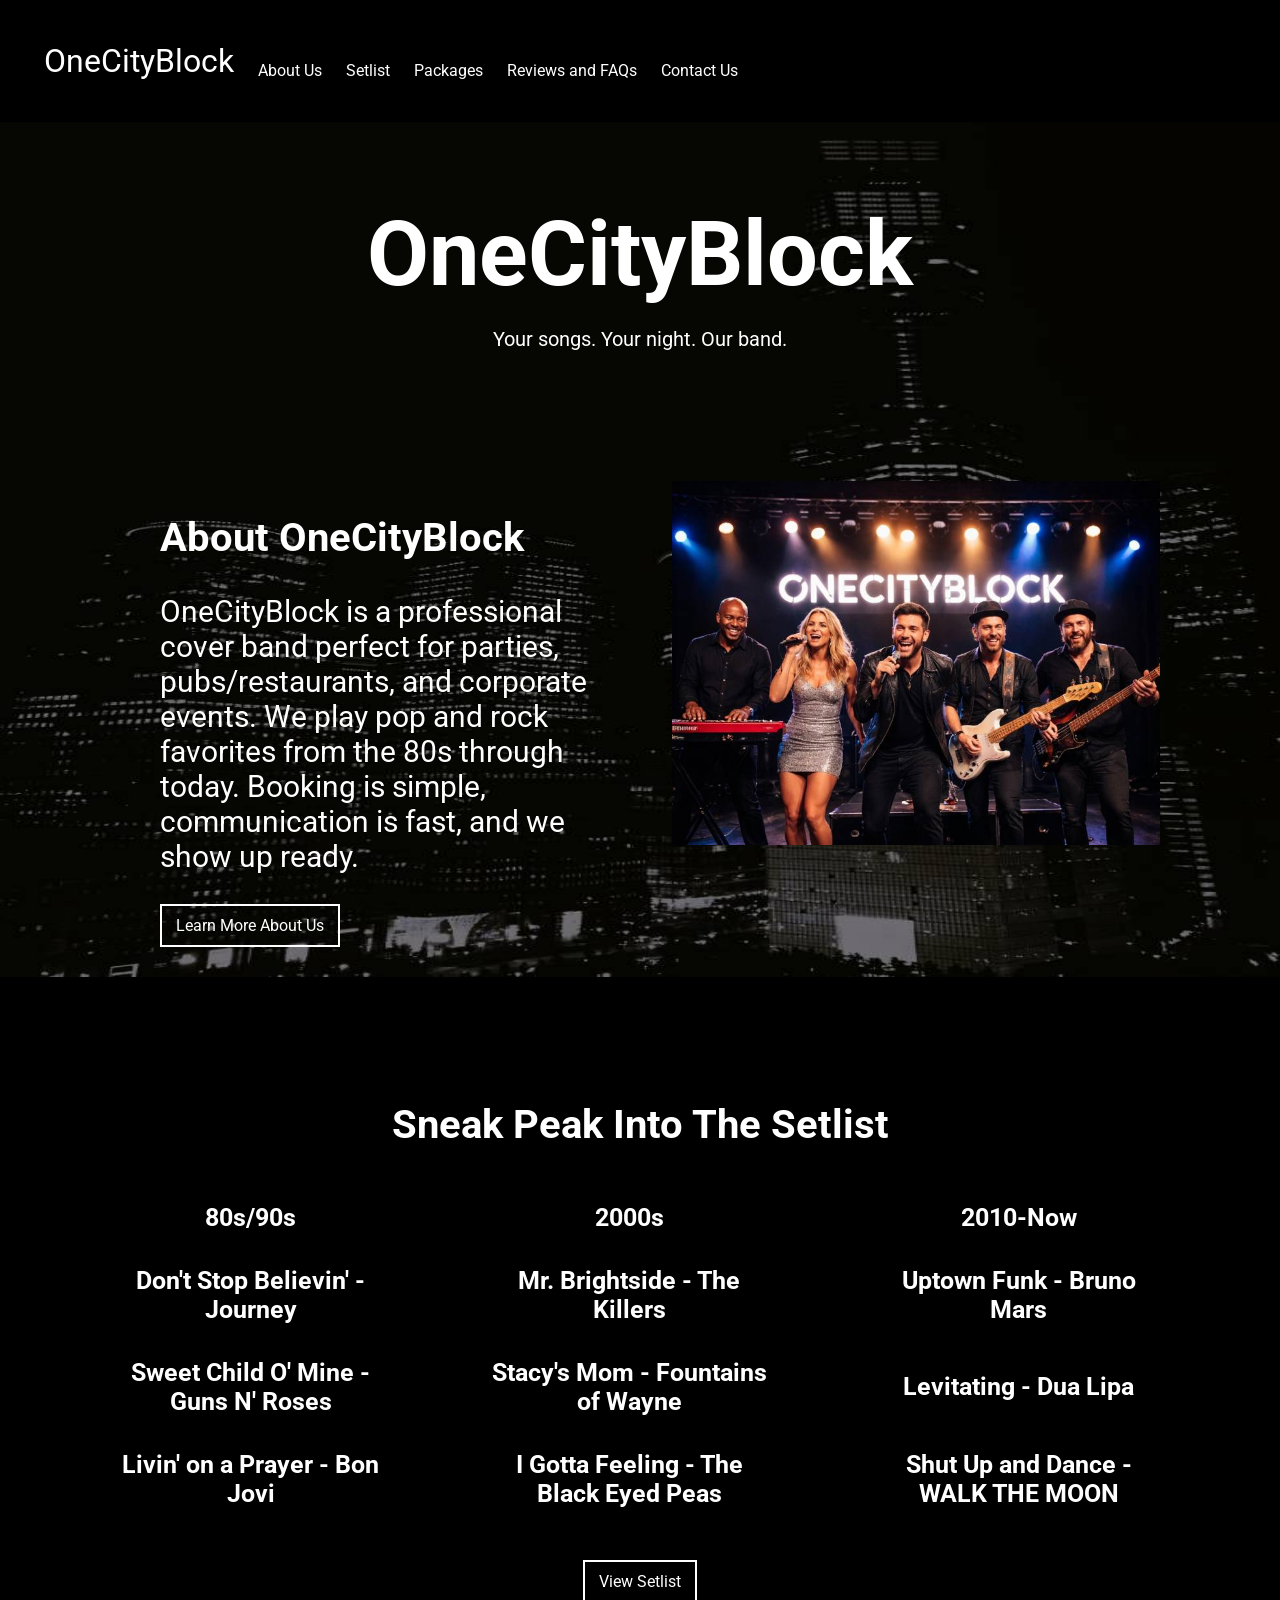
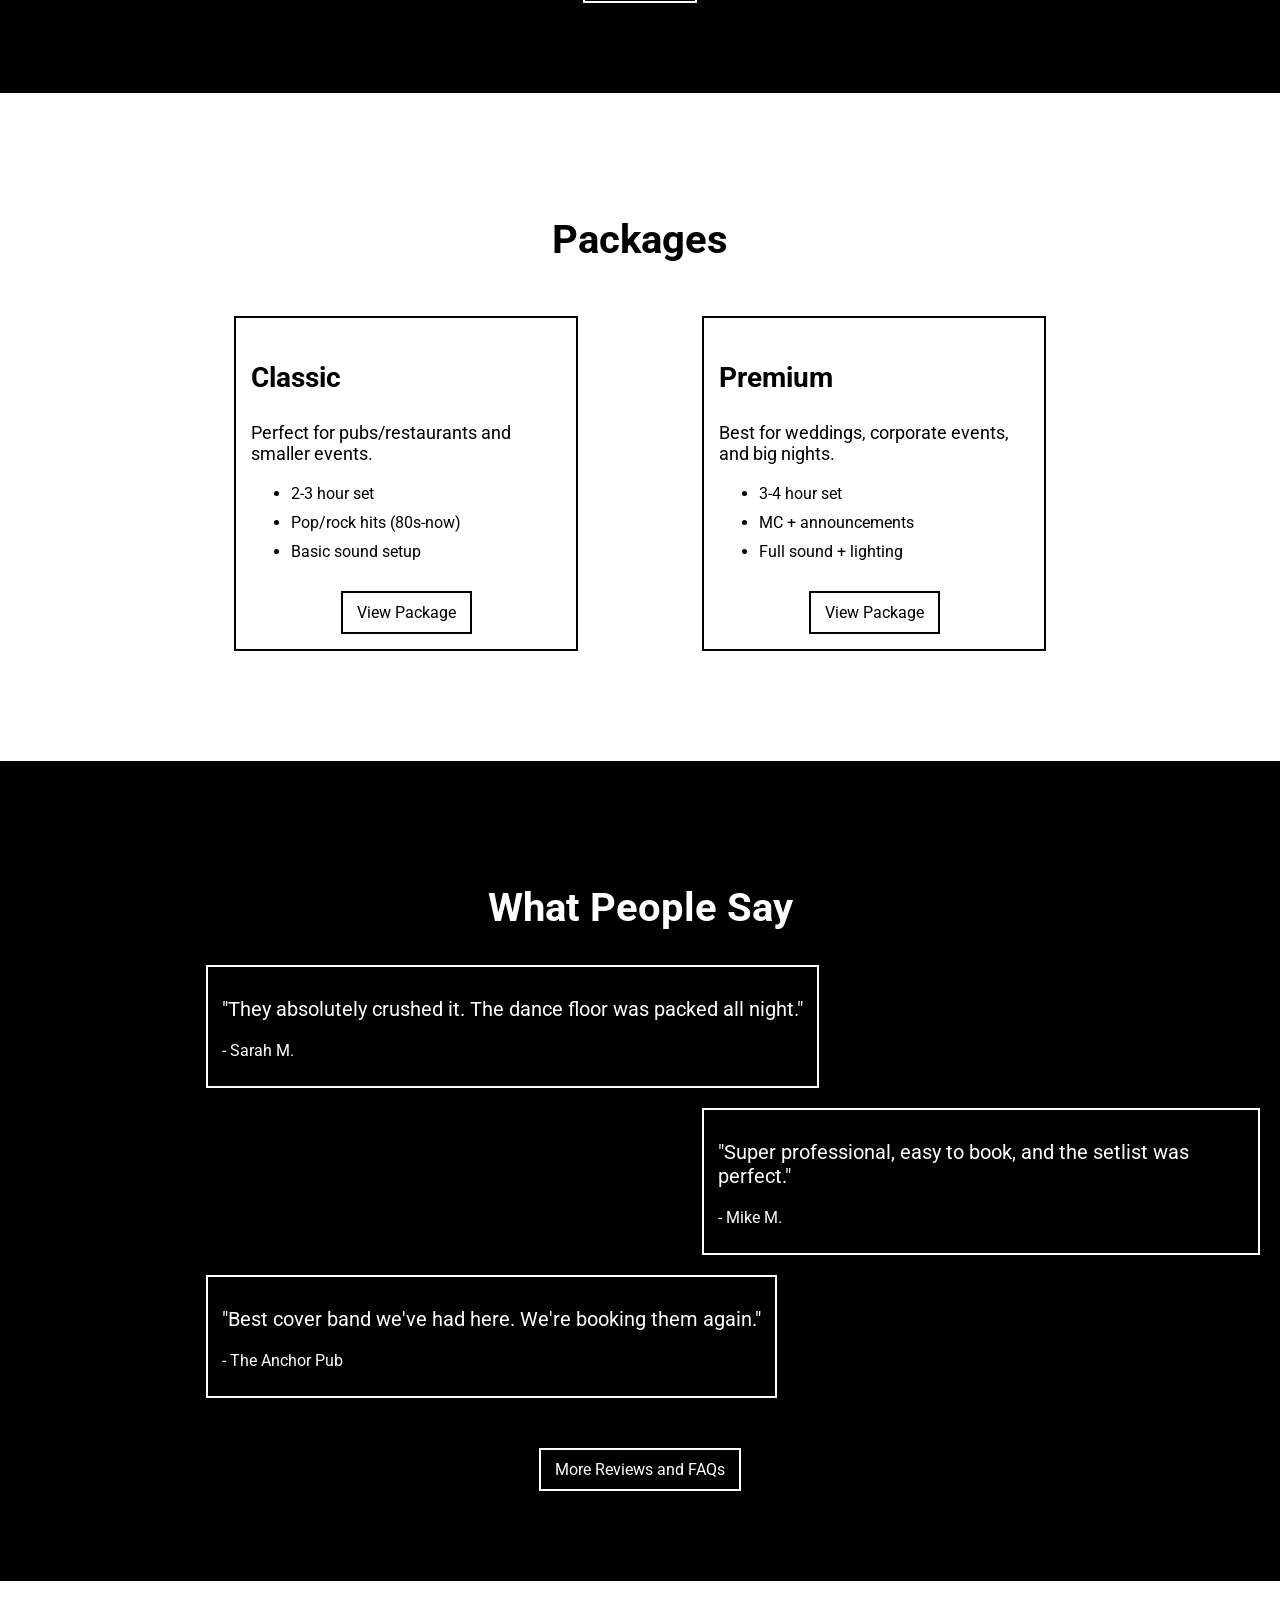
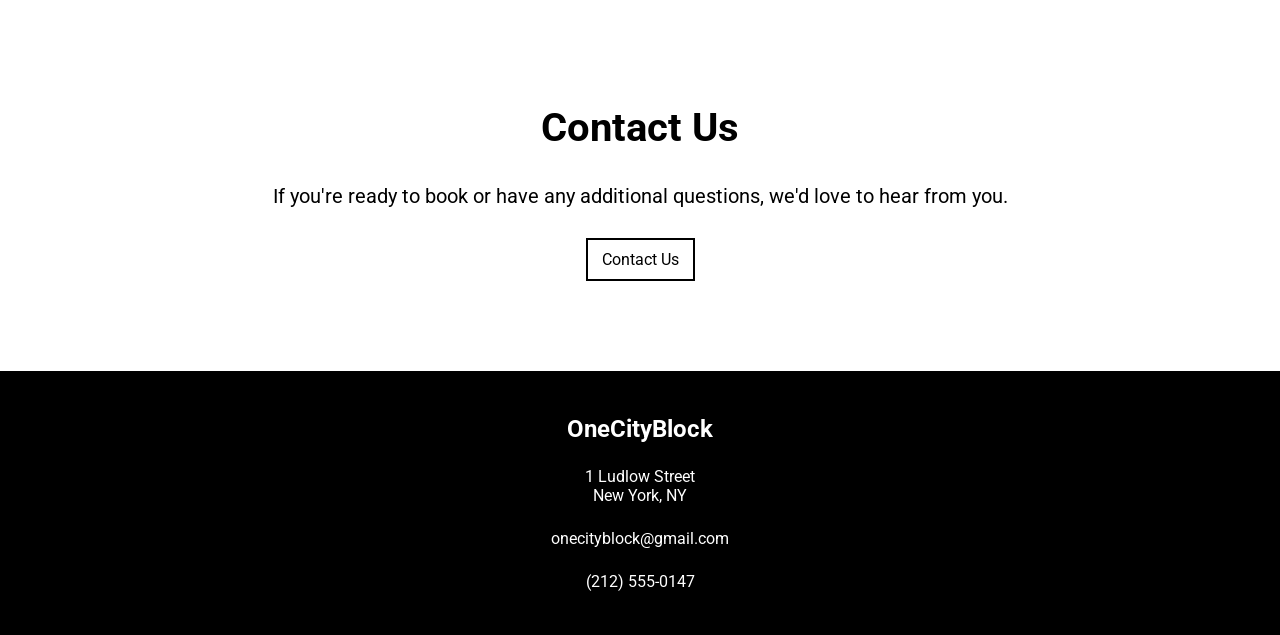
<file: index.html>
<!DOCTYPE html>
<html>
<head>
    <meta charset="utf-8">
    <link rel="preconnect" href="https://fonts.googleapis.com">
    <link rel="preconnect" href="https://fonts.gstatic.com" crossorigin>
    <link href="https://fonts.googleapis.com/css2?family=Roboto:ital,wght@0,100..900;1,100..900&display=swap" rel="stylesheet">

    <link rel='stylesheet' href='styles.css'>
    <style type = "text/css">
        /*Sets font size for all h2*/
        h2{font-size: 40px;}
        /*Centers the hero*/
        #hero{text-align: center; padding: 80px 24px;}
        /*Sets font size and weight of the hero*/
        #hero h1{margin: 0; font-size: 90px; font-weight: 700}
        /*Font size of hero subtext*/
        #hero p{font-size: 20px;}
        /*Background image for hero and about us section*/
        .top_bg{background-image: url(city.jpg); background-size: 100% 100%; 
             background-repeat: no-repeat; background-position: 0 100%;
            min-height: 100vh; color: #ffffff}
        
        /*band picture sizing*/
        #band_pic{width: 100%; padding: 30px; text-align: center; box-sizing: border-box;}
        /*Sets about us text and band picture adjacent to each other*/
        #band_pic .pic, #band_pic .about{display: inline-block; vertical-align: top;
                                        box-sizing: border-box;}
        /*band pic sizing on page*/
        #band_pic .pic{width: 40%; margin-left: 60px;}
        /*maintains image size ratio*/
        #band_pic .pic img{width: 100%; height: auto;}
        /*about us section sizing on page*/
        #band_pic .about{width: 40%; padding-left: 40px; text-align: left; color:#ffffff}
        /*Left aligns about us button*/
        #band_pic .bttn{text-align: left; margin-top: 30px;}
        /*creates a border that fits the text inside*/
        #band_pic .bttn a{display: inline-block; text-align: center; border: 2px solid #ffffff;
                        padding: 10px 14px; color: #ffffff; text-decoration: none;}
        /*hover effect for about us button*/
        #band_pic .bttn a:hover{background-color: #ffffff; color: #000000; text-decoration: underline;}

    
        /*background for setlist*/
        #setlist{background-color: #000000; color: #ffffff; padding: 90px 20px;}
        /*centers setlist h2*/
        #setlist h2{text-align: center; }
        /*centers table*/
        #setlist table{margin: 0 auto; font-size: 25px; border-spacing: 90px 10px;}
        /*spacing for table cells*/
        #setlist th{padding: 12px 6px;}
        /*centers setlist button and adds a 30px margin above it*/
        #setlist .bttn{text-align: center; margin-top: 30px;}
        /*creates a border that fits the text inside*/
        #setlist .bttn a{display: inline-block; text-align: center; border: 2px solid #ffffff;
                        padding: 10px 14px; color: #ffffff; text-decoration: none;}
        /*hover effect for setlist button*/
        #setlist .bttn a:hover{background-color: #ffffff; color: #000000; text-decoration: underline;}

        /*centers text and adds padding to the packages section*/
        #packages{text-align: center; padding: 90px 20px;}

        /*displays two package options adjacent to eachother, with borders around each*/
        #packages .pack1, #packages .pack2{display: inline-block; vertical-align: top; width: 25%; 
                                           text-align: left; border: 2px solid #000000; padding: 15px;
                                           margin: 20px 60px;} 
        /*package font sizing for h3*/
        .pack1 h3, .pack2 h3{font-size: 28px;}
        /*package font sizing for package descriptions*/
        .pack1 p, .pack2 p{font-size: 18px;}
        /*package link button sizing and border*/
        .pack1 a, .pack2 a{display: inline-block; text-align: center; border: 2px solid #000000;
                           padding: 10px 14px; color: #000000;}
        /*spacing between package bullet points*/
        .pack1 li, .pack2 li{margin: 10px 0;}
        /*spacing around package lists*/
        .pack1 ul, .pack2 ul{margin: 20px 0;}
        /*removes underline from link*/
        #packages .bttn a{text-decoration: none;}
        /*adds margin above package button and centers the text*/
        #packages .bttn{text-align: center; margin-top: 30px;}
        /*hover effect for packages button*/
        #packages .bttn a:hover{background-color: #000000; color: #ffffff; text-decoration: underline;}

        /*background for reviews*/
        #reviews{background-color: #000000; color: #ffffff; padding: 90px 20px;}
        /*centers section label*/
        #reviews h2{text-align: center;}
        /*quote font size*/
        #reviews .quote{font-size: 20px;}
        /*name font size*/
        #reviews .name{font-size: 16px;}
        /*puts a white box around the review and staggers with other reviews*/
        #reviews .review_1{margin-left: 15%; border: 2px solid #ffffff; display: inline-block;
                           padding: 10px 14px; margin-bottom: 20px;}
        /*puts a white box around the review and staggers with other reviews*/
        #reviews .review_2{margin-left: 55%; border: 2px solid #ffffff; display: inline-block;
                           padding: 10px 14px; margin-bottom: 20px;}
        /*puts a white box around the review and staggers with other reviews*/
        #reviews .review_3{margin-left: 15%; border: 2px solid #ffffff; display: inline-block;
                           padding: 10px 14px; margin-bottom: 20px;}
        /*centers the button and adds a 30px margin above it*/
        #reviews .bttn{text-align: center; margin-top: 30px;}
        /*creates a border that fits the text inside*/
        #reviews .bttn a{display: inline-block; text-align: center; border: 2px solid #ffffff;
                        padding: 10px 14px; color: #ffffff; text-decoration: none;}
        /*hover effect for review button*/
        #reviews .bttn a:hover{background-color: #ffffff; color: #000000; text-decoration: underline;}

        /*background for contact*/
        #contact{background-color: #ffffff; color: #000000; padding: 90px 20px;}
        /*centers content section text*/
        #contact{text-align: center;}
        /*content section font size*/
        #contact p{font-size: 20px;}
        /*centers the button and adds a 30px margin above it*/
        #contact .bttn{text-align: center; margin-top: 30px;}
        /*creates a border that fits the text inside*/
        #contact .bttn a{display: inline-block; text-align: center; border: 2px solid #000000;
                        padding: 10px 14px; color: #000000; text-decoration: none;}
        /*hover effect for review button*/
        #contact .bttn a:hover{background-color: #000000; color: #ffffff; text-decoration: underline;}

        /*Shrinks the font size to prevent any text from hanging off the screen when 
        the browser window is too small*/
        @media(max-width:830px){
            #hero h1{font-size: 70px;}
            #band_pic .about h2{font-size: 25px;}
            #band_pic .about p{font-size: 15px !important;}
            #band_pic .pic, #band_pic .about{display: block; width: 100%; margin: 20px;}
            #setlist table{font-size: 14px; border-spacing: 20px 10px};
            #packages{display: block;}
            #packages .pack1, #packages .pack2{display: block; width: 90%; margin: 20px auto;}
        }
        

    </style>

    <title>OneCityBlock</title>
</head>

<body>
    <main>
        <div class = "top_bg">
            <div id = "nav">
                <ul>
                    <li class = 'logo'><a href = 'home.html'>OneCityBlock</a></li>
                    <li><a href = 'about.html'>About Us</a></li>
                    <li><a href = 'setlist.html'>Setlist</a></li>
                    <li><a href = 'packages.html'>Packages</a></li>
                    <li><a href = 'review_faq.html'>Reviews and FAQs</a></li>
                    <li><a href = 'contact.html'>Contact Us</a></li>
                </ul>
            </div>

            <div id="mobile_menu">
                <div class="hamburger_icon">
                    <span></span>
                    <span></span>
                    <span></span>
                </div>

                <div id = "mobile_nav">
                    <ul>
                        <li class = 'logo'><a href = 'home.html'>OneCityBlock</a></li>
                        <li><a href = 'about.html'>About Us</a></li>
                        <li><a href = 'setlist.html'>Setlist</a></li>
                        <li><a href = 'packages.html'>Packages</a></li>
                        <li><a href = 'review_faq.html'>Reviews and FAQs</a></li>
                        <li><a href = 'contact.html'>Contact Us</a></li>
                    </ul>
                </div>
            </div>
            
            <div id = 'hero'>
                <h1>OneCityBlock</h1>
                <p>Your songs. Your night. Our band.</p>
            </div>

            <div id = 'band_pic'>
                <div class="about">
                    <h2>About OneCityBlock</h2>
                    <p style="font-size: 30px; font-weight: 400;">OneCityBlock is a professional cover band perfect for parties, 
                    pubs/restaurants, and corporate events. We play pop and rock 
                    favorites from the 80s through today. Booking is simple, 
                    communication is fast, and we show up ready.<br />
                    <div class="bttn">
                        <a href = 'about.html'>Learn More About Us</a>
                    </div>
                </div>

                <div class="pic">
                    <img src="band_1.jpg" alt="OneCityBlock performing" width="800" height="600">
                </div>
            </div>
        </div>

        <div id ='setlist'>
            <h2>Sneak Peak Into The Setlist</h2>
            <table>
                <tr>
                    <th>80s/90s</th>
                    <th>2000s</th>
                    <th>2010-Now</th>
                </tr>
                <tr>
                    <th>Don't Stop Believin' - Journey</th>
                    <th>Mr. Brightside - The Killers</th>
                    <th>Uptown Funk - Bruno Mars</th>
                </tr>
                <tr>
                    <th>Sweet Child O' Mine - Guns N' Roses</th>
                    <th>Stacy's Mom - Fountains of Wayne</th>
                    <th>Levitating - Dua Lipa</th>
                </tr>
                <tr>
                    <th>Livin' on a Prayer - Bon Jovi</th>
                    <th>I Gotta Feeling - The Black Eyed Peas</th>
                    <th>Shut Up and Dance - WALK THE MOON</th>
                </tr>
            </table>
            <div class="bttn">
                <a href="setlist.html">View Setlist</a>
            </div>
        </div>

        <div id="packages">
            <h2>Packages</h2>
            <div class="pack1">
                <h3>Classic</h3>
                <p>Perfect for pubs/restaurants and smaller events.</p>
                <ul>
                    <li>2-3 hour set</li>
                    <li>Pop/rock hits (80s-now)</li>
                    <li>Basic sound setup</li>
                </ul>
                <div class="bttn">
                    <a href="packages.html">View Package</a>
                </div>
            </div>

            <div class="pack2">
                <h3>Premium</h3>
                <p>Best for weddings, corporate events, and big nights.</p>
                <ul>
                    <li>3-4 hour set</li>
                    <li>MC + announcements</li>
                    <li>Full sound + lighting</li>
                </ul>
                <div class="bttn">
                    <a href="packages.html">View Package</a>
                </div>
            </div>
        </div>

        <div id="reviews">
            <h2>What People Say</h2>
            <div class="review_1">
                <p class="quote">"They absolutely crushed it. The dance floor was packed all night."</p>
                <p class="name">- Sarah M.</p>
            </div>
            <div class="review_2">
                <p class="quote">"Super professional, easy to book, and the setlist was perfect."</p>
                <p class="name">- Mike M.</p>
            </div>
            <div class="review_3">
                <p class="quote">"Best cover band we've had here. We're booking them again."</p>
                <p class="name">- The Anchor Pub</p>
            </div>
            <div class="bttn">
                <a href="review_faq.html">More Reviews and FAQs</a>
            </div>
        </div>

        <div id="contact">
            <h2>Contact Us</h2>
            <p>If you're ready to book or have any additional questions, we'd love to hear from you.</p>

            <div class="bttn">
                <a href="contact.html">Contact Us</a>
            </div>
        </div>
    </main>

    <div id="footer">
        <h3>OneCityBlock</h3>
        <p>1 Ludlow Street <br /> New York, NY</p>
        <p>
            <a href="mailto:onecityblock@gmail.com">onecityblock@gmail.com</a> 
            <a href="tel:12125550147">(212) 555-0147</a>
        </p>
    </div>
    

</body>
</html>
</file>
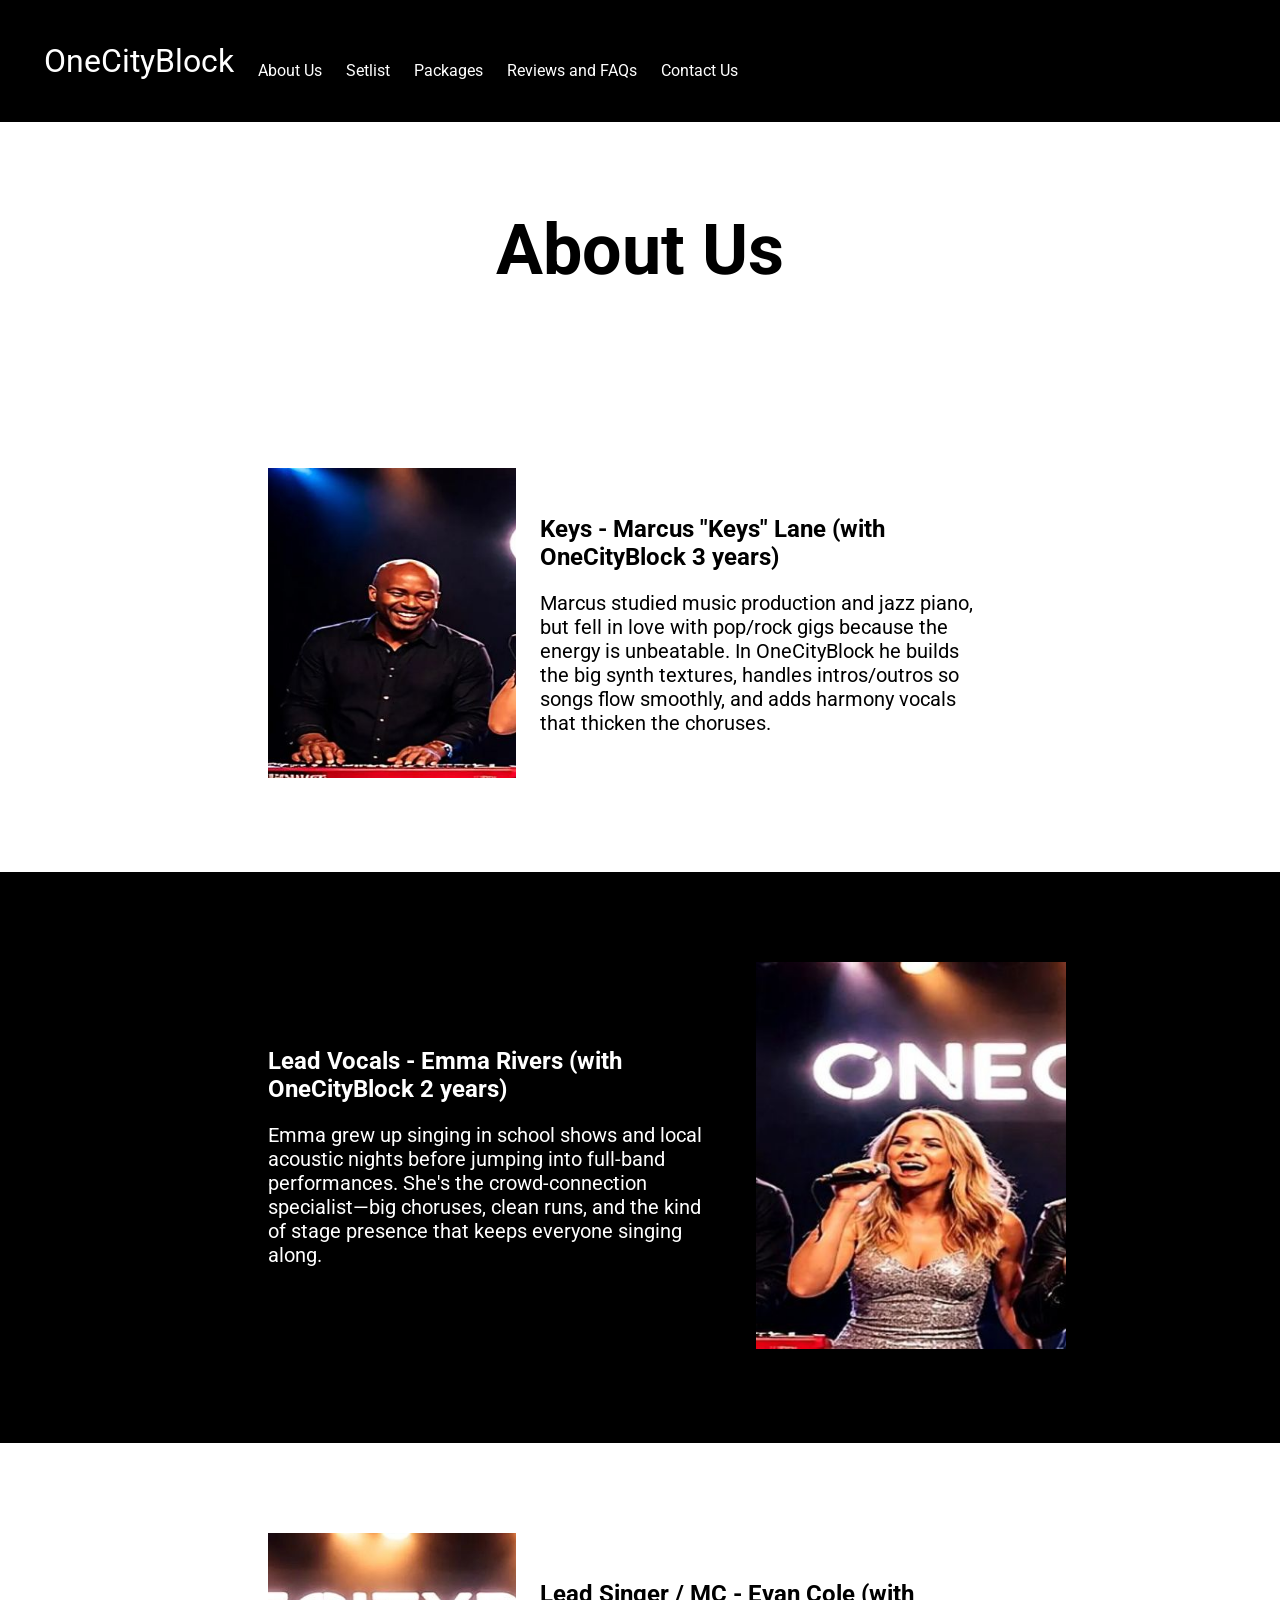
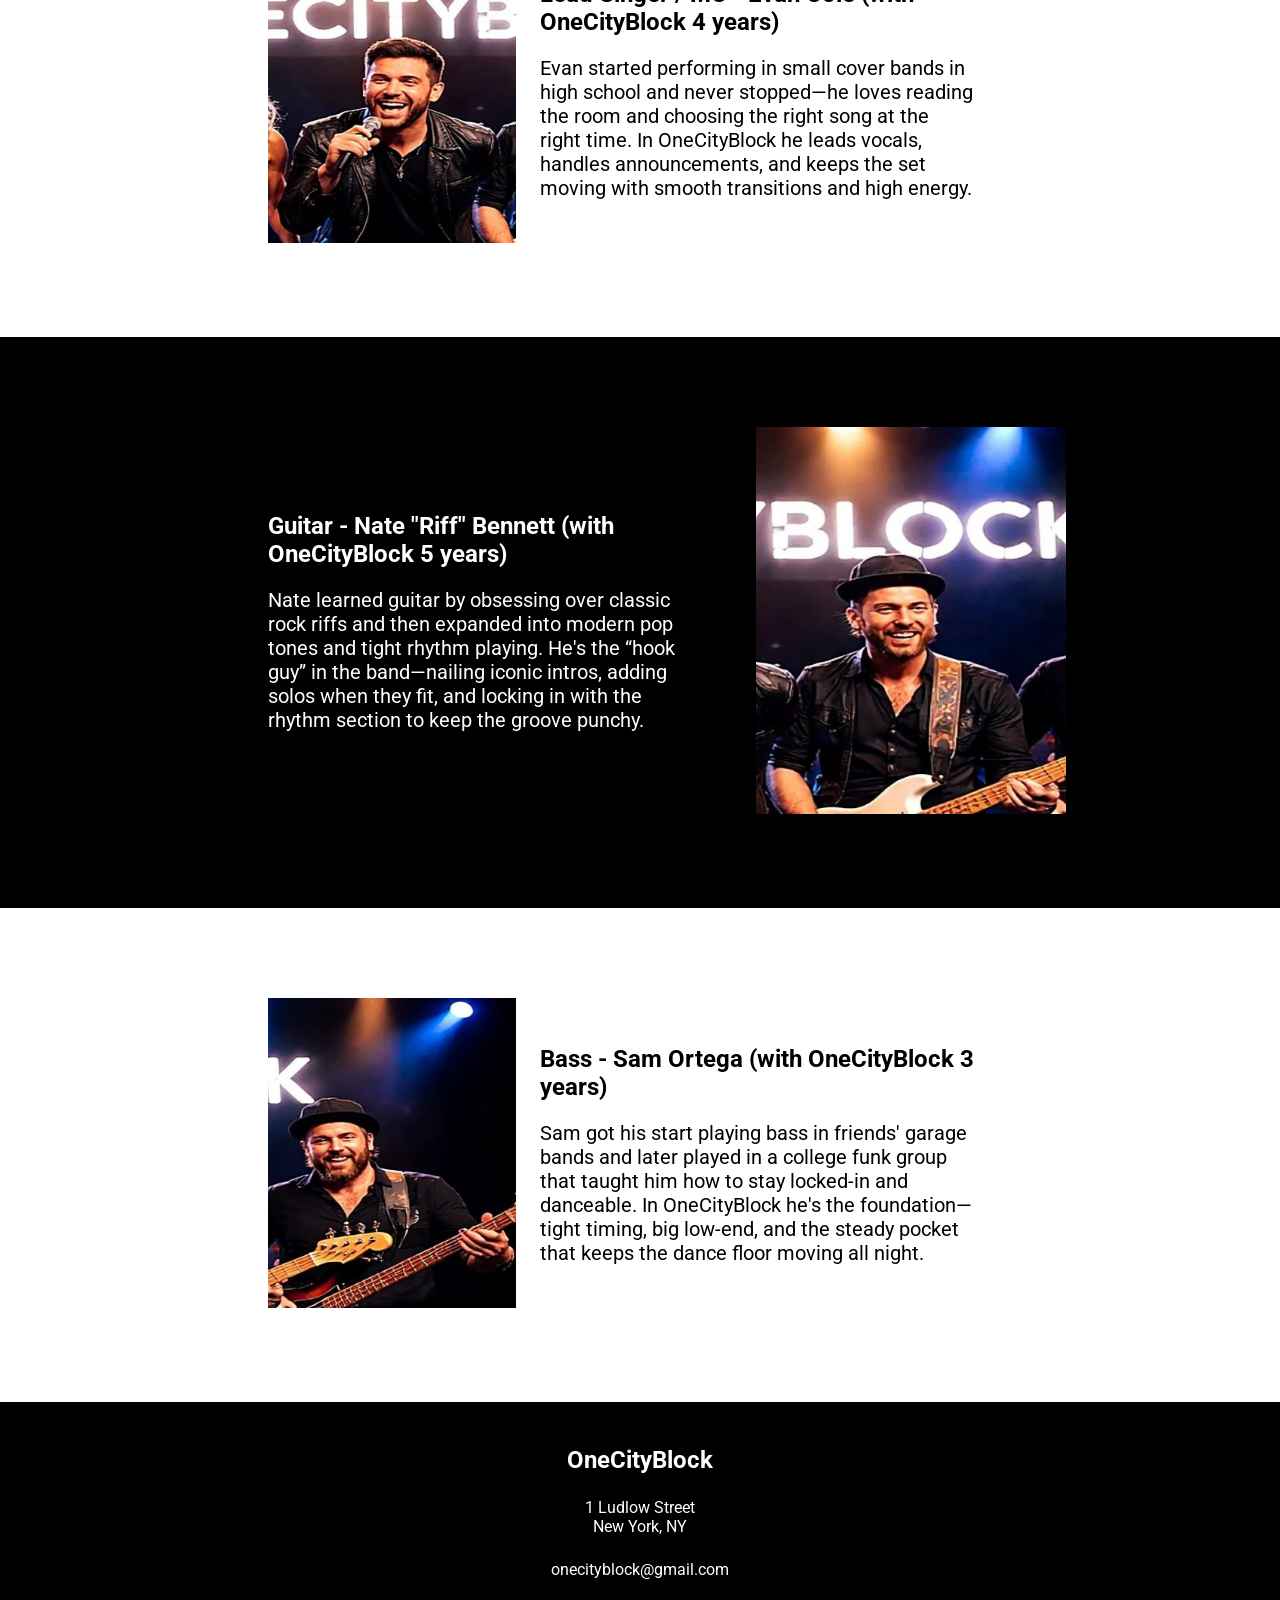
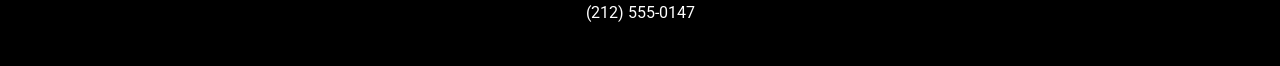
<file: about.html>
<!DOCTYPE html>
<html>
<head>

    <link rel="preconnect" href="https://fonts.googleapis.com">
    <link rel="preconnect" href="https://fonts.gstatic.com" crossorigin>
    <link href="https://fonts.googleapis.com/css2?family=Roboto:ital,wght@0,100..900;1,100..900&display=swap" rel="stylesheet">

    <link rel='stylesheet' href='styles.css'>
    <style type = "text/css">
        #part ul{list-style-type: none;}
        #part ul li{font-size: 20px; display: inline-block;}
        /*Centers the page hero and makes the font bigger*/
        h1{text-align: center; font-size: 70px; font-weight: 700; padding: 40px 24px;}
        #bio_wrap p{font-size: 20px;}

        /*Creates a box for the bio content*/
        #bio_1, #bio_3, #bio_5{width: 100%; box-sizing: border-box; padding: 90px 20px; display: flex; 
                               align-items: center; gap: 24px;}
        /*Sets width and text alingment of the bio*/
        #bio_1 .bio, #bio_3 .bio, #bio_5 .bio{width: 35%; text-align: left; margin-left: 0px; }
        /*Sets width and of the picture and shifts it to the right*/
        #bio_1 .pic, #bio_3 .pic, #bio_5 .pic{width: 20%; margin-left: 20%;}
        /*Adjusts the size of the picture*/
        #bio_1 .pic img, #bio_3 .pic img, #bio_5 .pic img{width: 100%; height: auto; max-height: 400px;}

        /*Creates a box for the content with a black background and sets font color to white*/
        #bio_2, #bio_4{width: 100%; box-sizing: border-box; padding: 90px 20px; display: flex;
                       align-items: center; gap: 24px; background-color: #000000; color: #ffffff;}
        /*Sets width and text alingment of the bio. Also shifts to the right*/
        #bio_2 .bio, #bio_4 .bio{width: 35%; text-align: left; margin-left: 20%; margin-right:30px }
        /*Sets width and of the picture*/
        #bio_2 .pic, #bio_4 .pic{width: 25%; margin-right: 0;}
        /*Adjusts the size of the picture*/
        #bio_2 .pic img, #bio_4 .pic img{width: 100%; height: auto; max-height: 400px;}

        /*Shrinks the font size and stacks the text below the images when 
        the browser window is too small*/
        @media(max-width:830px){
            #bio_1, #bio_2, #bio_3, #bio_4, #bio_5 {display: block; padding: 40px 20px;}
            #bio_1 .pic, #bio_2 .pic, #bio_3 .pic, #bio_4 .pic, #bio_5 .pic,
            #bio_1 .bio, #bio_2 .bio, #bio_3 .bio, #bio_4 .bio, #bio_5 .bio{
                width: 90%; display: block;}
            #bio_wrap h2{font-size: 20px;}
            #bio_wrap p{font-size: 15px;}
            #bio_wrap .bio{text-align: center; width: 70%; margin: 0 auto;}
            #bio_wrap .pic{width: 90%; margin: 0 auto; text-align: center;}
            #bio_wrap img{display: block; margin: 0 auto; width: 70%; 
                          max-width: 300px; height: auto;}
        }

    </style>
    <meta charset="utf-8">
    <title>About Us</title>
</head>

<body>
    <main>
        <div id = "nav">
            <ul>
                <li class = 'logo'><a href = 'home.html'>OneCityBlock</a></li>
                <li><a href = 'about.html'>About Us</a></li>
                <li><a href = 'setlist.html'>Setlist</a></li>
                <li><a href = 'packages.html'>Packages</a></li>
                <li><a href = 'review_faq.html'>Reviews and FAQs</a></li>
                <li><a href = 'contact.html'>Contact Us</a></li>
            </ul>
        </div>

        <div id="mobile_menu">
            <div class="hamburger_icon">
                <span></span>
                <span></span>
                <span></span>
            </div>

            <div id = "mobile_nav">
                <ul>
                    <li class = 'logo'><a href = 'home.html'>OneCityBlock</a></li>
                    <li><a href = 'about.html'>About Us</a></li>
                    <li><a href = 'setlist.html'>Setlist</a></li>
                    <li><a href = 'packages.html'>Packages</a></li>
                    <li><a href = 'review_faq.html'>Reviews and FAQs</a></li>
                    <li><a href = 'contact.html'>Contact Us</a></li>
                </ul>
            </div>
        </div>

        <h1>About Us</h1>

        <div id="bio_wrap">
            <div id="bio_1">
                <div class="pic">
                    <img src="memb1.jpg" alt="memb1" width="329" height="411">
                </div>

                <div class="bio">
                    <h2>Keys - Marcus "Keys" Lane (with OneCityBlock 3 years) </h2>
                    <p>Marcus studied music production and jazz piano, but fell
                    in love with pop/rock gigs because the energy is unbeatable. 
                    In OneCityBlock he builds the big synth textures, handles 
                    intros/outros so songs flow smoothly, and adds harmony vocals 
                    that thicken the choruses.</p>
                </div>
            </div>

            <div id="bio_2">
                <div class="bio">
                    <h2>Lead Vocals - Emma Rivers (with OneCityBlock 2 years)</h2>
                    <p>Emma grew up singing in school shows and local acoustic 
                        nights before jumping into full-band performances. She's the 
                        crowd-connection specialist—big choruses, clean runs, and the 
                        kind of stage presence that keeps everyone singing along.</p>
                </div>

                <div class="pic">
                    <img src="memb3.jpg" alt="memb3" width="329" height="411">
                </div>
            </div>

            <div id="bio_3">
                <div class="pic">
                    <img src="memb5.jpg" alt="memb5" width="329" height="411">
                </div>

                <div class="bio">
                    <h2>Lead Singer / MC - Evan Cole (with OneCityBlock 4 years)</h2>
                    <p>Evan started performing in small cover bands in high school 
                        and never stopped—he loves reading the room and choosing the 
                        right song at the right time. In OneCityBlock he leads vocals, 
                        handles announcements, and keeps the set moving with smooth 
                        transitions and high energy.</p>
                </div>
            </div>

            <div id="bio_4">
                <div class="bio">
                    <h2>Guitar - Nate "Riff" Bennett (with OneCityBlock 5 years)</h2>
                    <p>Nate learned guitar by obsessing over classic rock riffs and 
                        then expanded into modern pop tones and tight rhythm playing. 
                        He's the “hook guy” in the band—nailing iconic intros, adding 
                        solos when they fit, and locking in with the rhythm section 
                        to keep the groove punchy.</p>
                </div>

                <div class="pic">
                    <img src="memb2.jpg" alt="memb2" width="329" height="411">
                </div>
            </div>

            <div id="bio_5">
                <div class="pic">
                    <img src="memb4.jpg" alt="memb4" width="329" height="411">
                </div>

                <div class="bio">
                    <h2>Bass - Sam Ortega (with OneCityBlock 3 years)</h2>
                    <p>Sam got his start playing bass in friends' garage 
                        bands and later played in a college funk group that 
                        taught him how to stay locked-in and danceable. In 
                        OneCityBlock he's the foundation—tight timing, big 
                        low-end, and the steady pocket that keeps the dance 
                        floor moving all night.</p>
                </div>
            </div>
        </div>
    </main>

        
    <div id="footer">
        <h3>OneCityBlock</h3>
        <p>1 Ludlow Street <br /> New York, NY</p>
        <p>
            <a href="mailto:onecityblock@gmail.com">onecityblock@gmail.com</a> 
            <a href="tel:12125550147">(212) 555-0147</a>
        </p>
    </div>


</body>
</html>
</file>
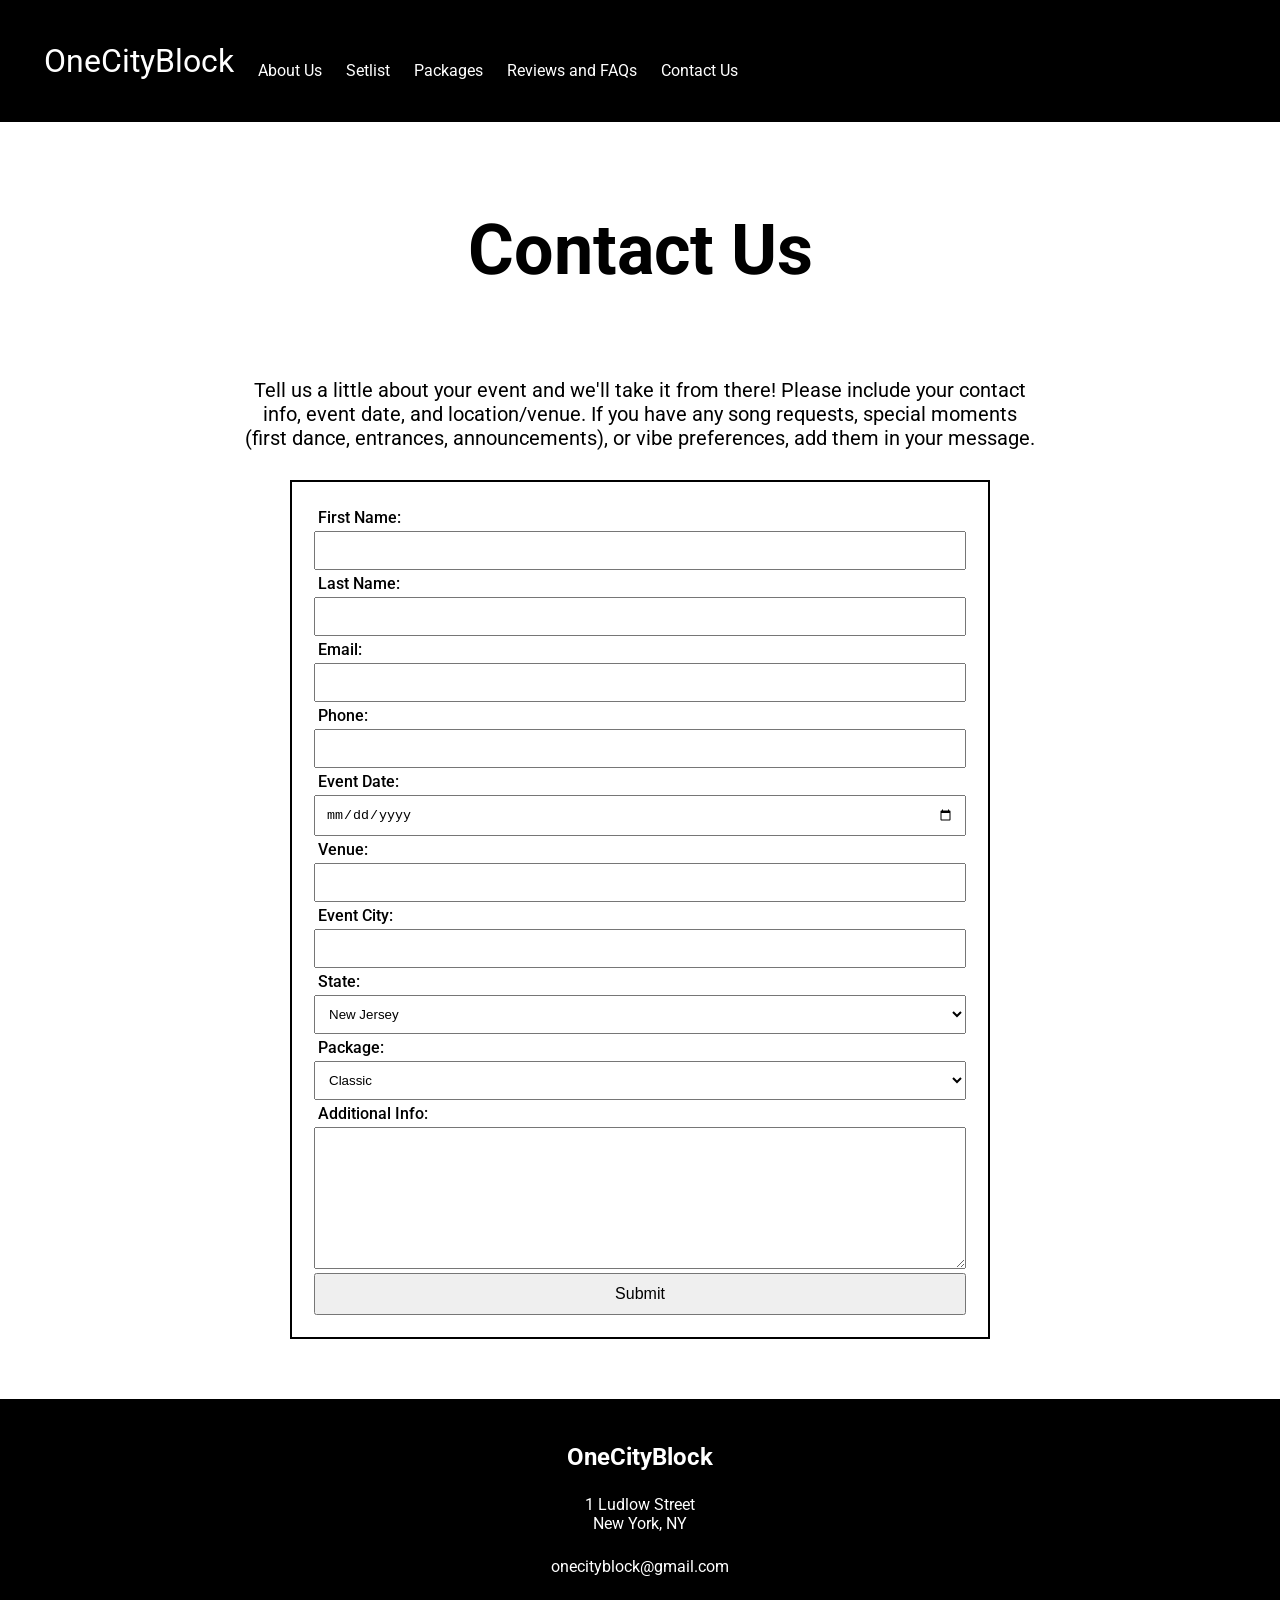
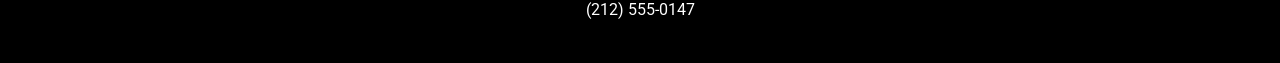
<file: contact.html>
<!DOCTYPE html>
<html>
<head>

    <link rel="preconnect" href="https://fonts.googleapis.com">
    <link rel="preconnect" href="https://fonts.gstatic.com" crossorigin>
    <link href="https://fonts.googleapis.com/css2?family=Roboto:ital,wght@0,100..900;1,100..900&display=swap" rel="stylesheet">

    <link rel='stylesheet' href='styles.css'>
    <style type = "text/css">
        #part ul{list-style-type: none;}
        #part ul li{font-size: 20px; display: inline-block;}
        h1{text-align: center; font-size: 70px; font-weight: 700; padding: 40px 24px;}
        /*Centers the greeting to the user and sets a minimum width*/
        #user_form p{text-align: center; font-size: 20px; max-width: 800px; width: 90%; margin: 0 auto 30px;}
        /*Centers, outlines, and formats the form for the user to fill out*/
        #user_form form{text-align: left; border: 2px solid #000000; 
                        padding: 22px; max-width: 700px; width: 90%; margin: 0 auto 60px; box-sizing: border-box;}
        /*Form font customization*/
        #user_form label{display: block; margin: 4px; font-weight: 500;}
        /*Centers submit button*/
        #user_form .submit{text-align: center;}
        /*Submit button customization*/
        #user_form .submit input[type="submit"] {font-size: 16px;}
        #user_form .submit input[type="submit"]:hover{background-color: #000000; color: #ffffff;}
        /*Makes the form input fields fit the box*/
        #user_form textarea, input, select{width: 100%; padding: 10px; box-sizing: border-box;}

    </style>
    <meta charset="utf-8">
    <title>Contact Us</title>
</head>

<body>
    <main>
        <div id = "nav">
            <ul>
                <li class = 'logo'><a href = 'home.html'>OneCityBlock</a></li>
                <li><a href = 'about.html'>About Us</a></li>
                <li><a href = 'setlist.html'>Setlist</a></li>
                <li><a href = 'packages.html'>Packages</a></li>
                <li><a href = 'review_faq.html'>Reviews and FAQs</a></li>
                <li><a href = 'contact.html'>Contact Us</a></li>
            </ul>
        </div>

        <div id="mobile_menu">
            <div class="hamburger_icon">
                <span></span>
                <span></span>
                <span></span>
            </div>

            <div id = "mobile_nav">
                <ul>
                    <li class = 'logo'><a href = 'home.html'>OneCityBlock</a></li>
                    <li><a href = 'about.html'>About Us</a></li>
                    <li><a href = 'setlist.html'>Setlist</a></li>
                    <li><a href = 'packages.html'>Packages</a></li>
                    <li><a href = 'review_faq.html'>Reviews and FAQs</a></li>
                    <li><a href = 'contact.html'>Contact Us</a></li>
                </ul>
            </div>
        </div>

        <h1>Contact Us</h1>
        <div id="user_form">
            <p>Tell us a little about your event and we'll take it from there! 
           Please include your contact info, event date, and location/venue. 
           If you have any song requests, special moments (first dance, entrances, 
           announcements), or vibe preferences, add them in your message.</p>

           <form action = '#' method='get'>
                <label for="first_name">First Name:</label><input type="text" name='first_name' id='first_name'> 
                <label for="last_name">Last Name:</label><input type="text" name='last_name' id='last_name'> 
                <label for="user_email">Email:</label><input type="email" name='email' id='user_email'> 
                <label for="user_phone">Phone:</label><input type="tel" name='phone' id='user_phone'>
                <label for="event_date">Event Date:</label><input type="date" name='event_date' id='event_date'>
                <label for="event_venue">Venue:</label><input type="text" name='event_venue' id='event_venue'>
                <label for="event_city">Event City:</label><input type="text" name='event_city' id='event_city'> 
                <label for="user_state">State:</label>
                    <select name="user_state" id="user_state">
                    <option value="new_jersey">New Jersey</option>
                    <option value="new_york">New York</option>
                    <option value="pennsylvania">Pennsylvania</option>
                    <option value="delaware">Delaware</option>
                    <option value="connecticut">Connecticut</option>
                    <option value="maryland">Maryland</option></select>
                   
                <label for="package_option">Package:</label>
                    <select name="package_option" id="package_option">
                    <option value="classic">Classic</option>
                    <option value="premium">Premium</option>
                    </select>

                <label for="user_text">Additional Info:</label>
                <textarea name="user_text" id="user_text" rows="8"></textarea>
                <div class="submit"><input type="submit" value="Submit"></div>
            </form>
        </div>
    </main>

    <div id="footer">
        <h3>OneCityBlock</h3>
        <p>1 Ludlow Street <br /> New York, NY</p>
        <p>
            <a href="mailto:onecityblock@gmail.com">onecityblock@gmail.com</a> 
            <a href="tel:12125550147">(212) 555-0147</a>
        </p>
    </div>

</body>
</html>
</file>
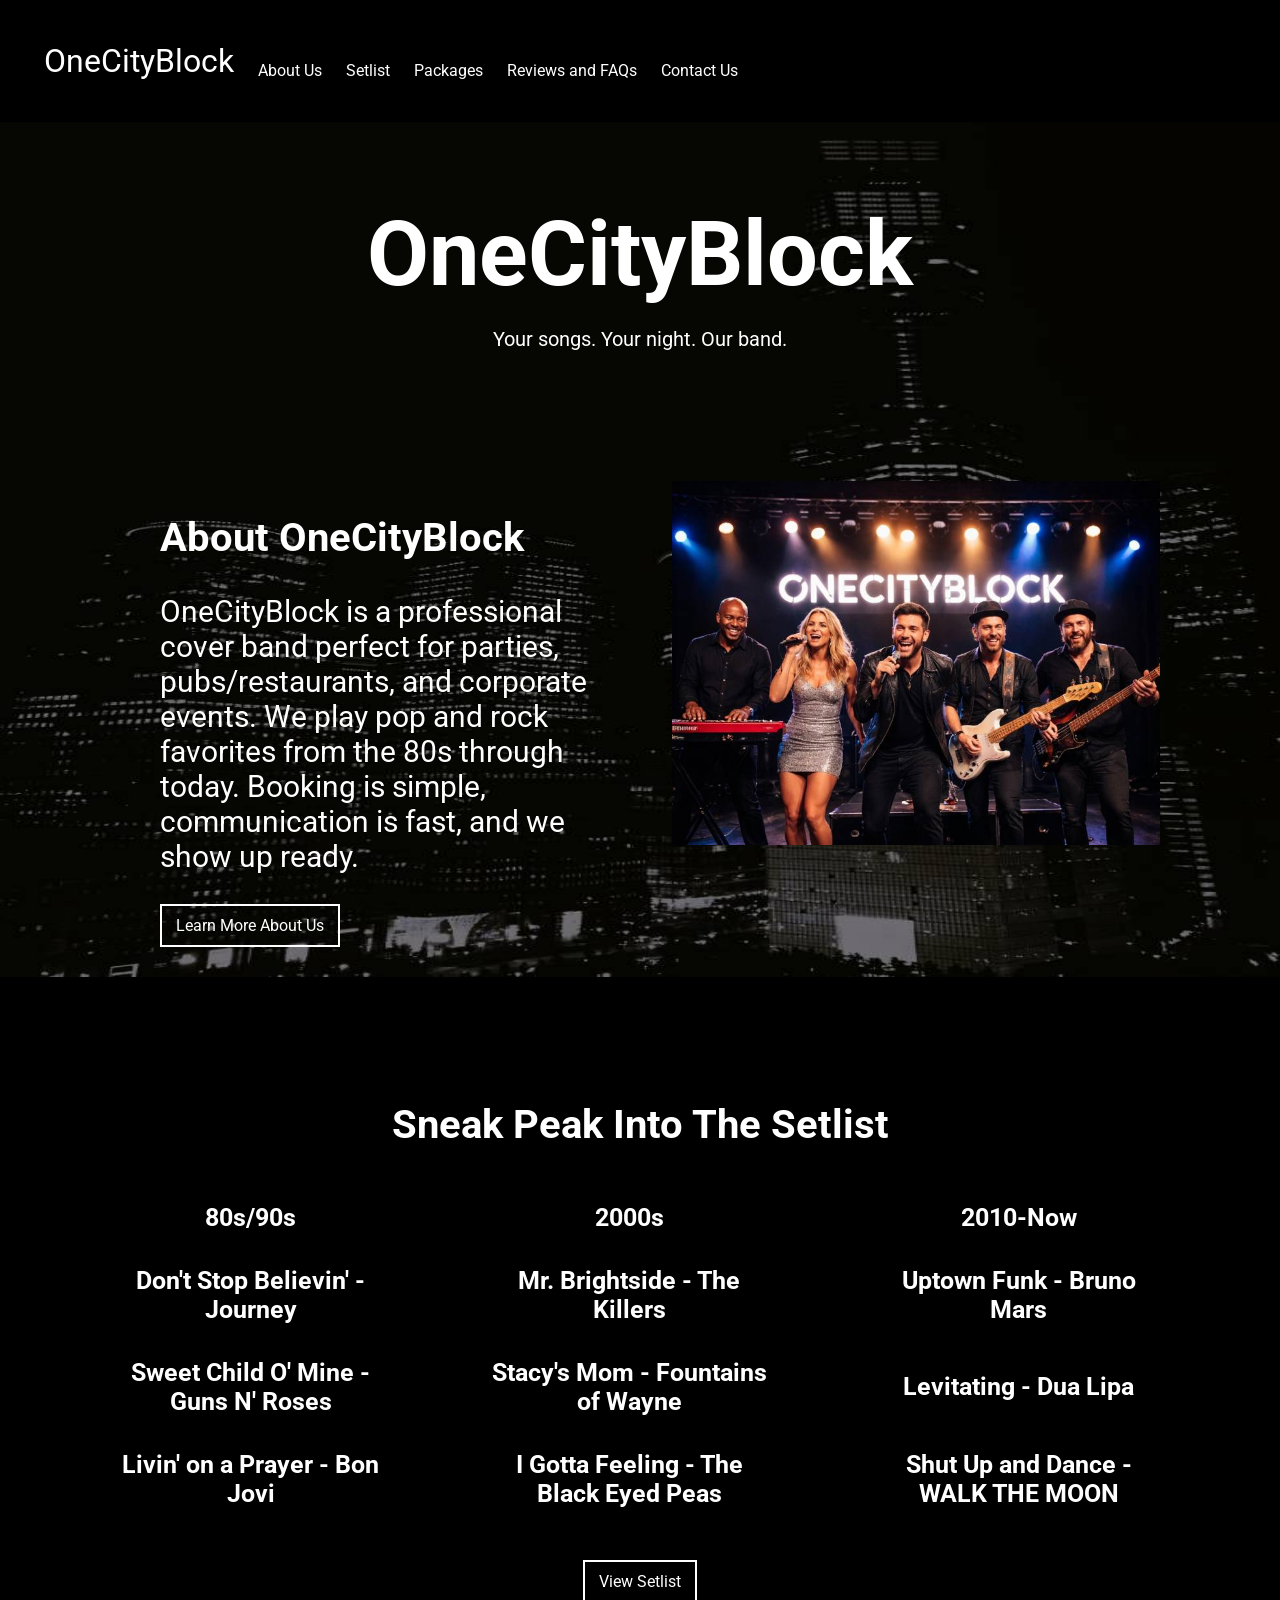
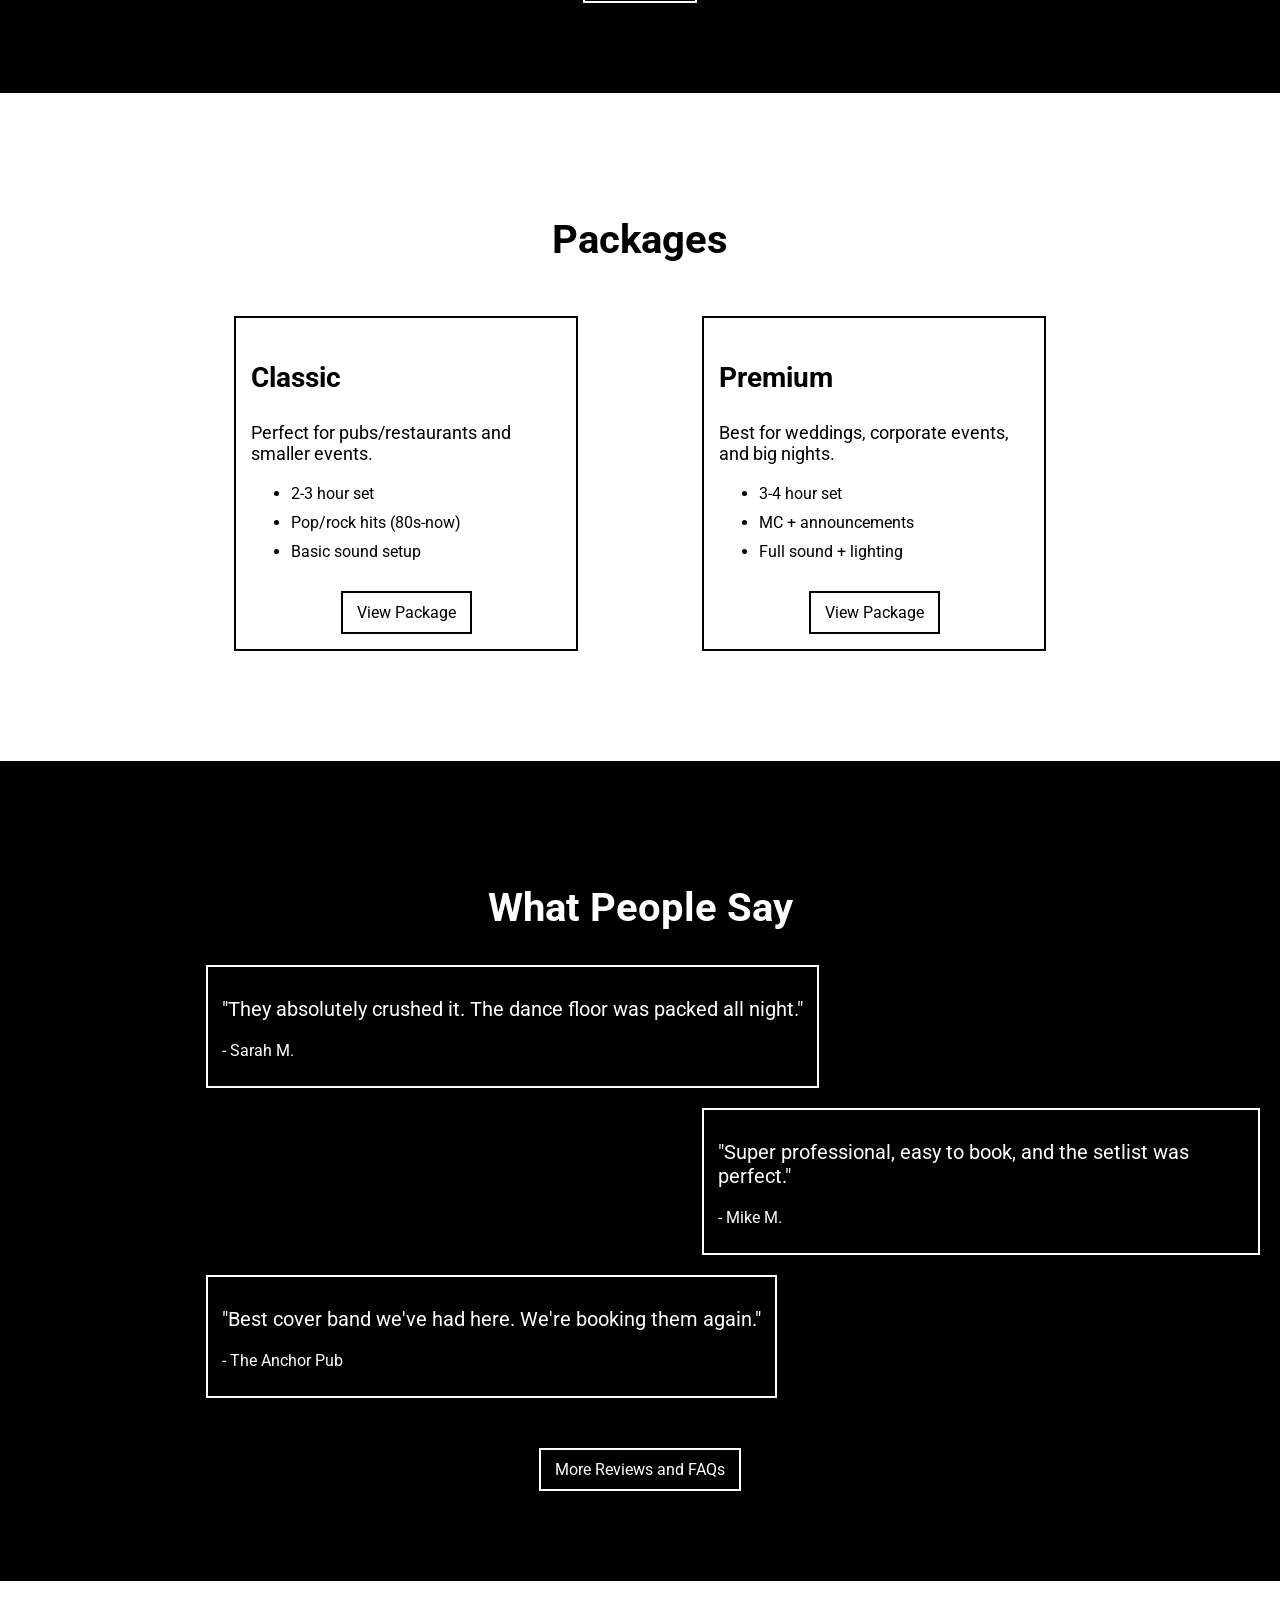
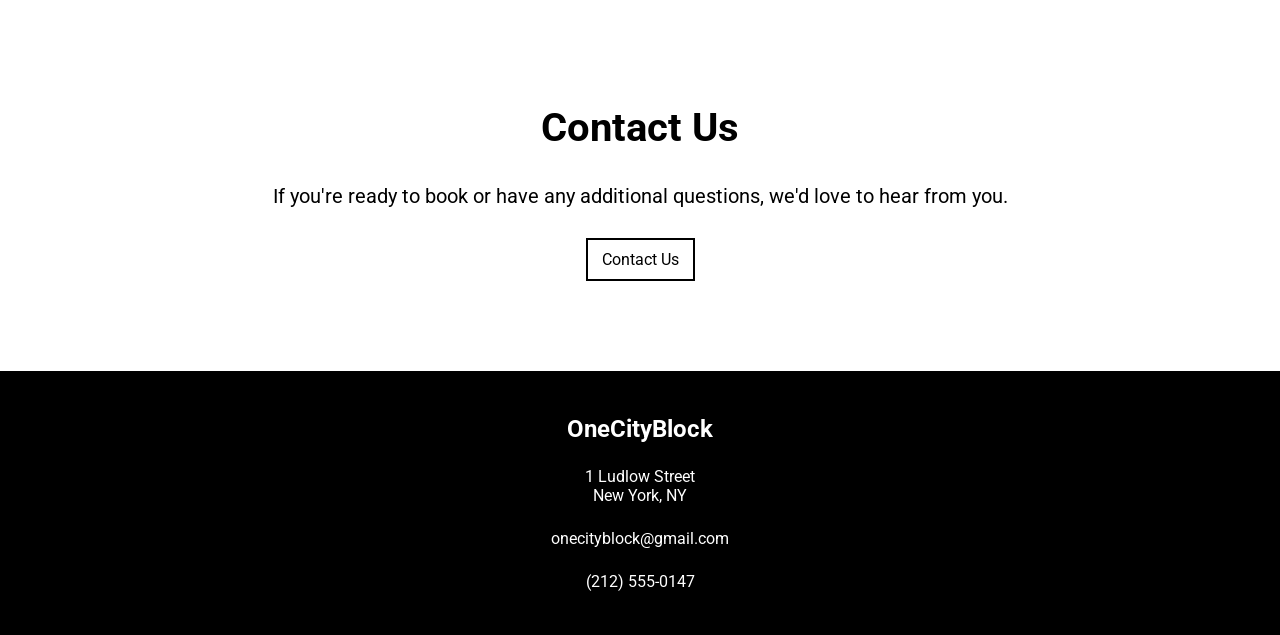
<file: home.html>
<!DOCTYPE html>
<html>
<head>
    <meta charset="utf-8">
    <link rel="preconnect" href="https://fonts.googleapis.com">
    <link rel="preconnect" href="https://fonts.gstatic.com" crossorigin>
    <link href="https://fonts.googleapis.com/css2?family=Roboto:ital,wght@0,100..900;1,100..900&display=swap" rel="stylesheet">

    <link rel='stylesheet' href='styles.css'>
    <style type = "text/css">
        /*Sets font size for all h2*/
        h2{font-size: 40px;}
        /*Centers the hero*/
        #hero{text-align: center; padding: 80px 24px;}
        /*Sets font size and weight of the hero*/
        #hero h1{margin: 0; font-size: 90px; font-weight: 700}
        /*Font size of hero subtext*/
        #hero p{font-size: 20px;}
        /*Background image for hero and about us section*/
        .top_bg{background-image: url(city.jpg); background-size: 100% 100%; 
             background-repeat: no-repeat; background-position: 0 100%;
            min-height: 100vh; color: #ffffff}
        
        /*band picture sizing*/
        #band_pic{width: 100%; padding: 30px; text-align: center; box-sizing: border-box;}
        /*Sets about us text and band picture adjacent to each other*/
        #band_pic .pic, #band_pic .about{display: inline-block; vertical-align: top;
                                        box-sizing: border-box;}
        /*band pic sizing on page*/
        #band_pic .pic{width: 40%; margin-left: 60px;}
        /*maintains image size ratio*/
        #band_pic .pic img{width: 100%; height: auto;}
        /*about us section sizing on page*/
        #band_pic .about{width: 40%; padding-left: 40px; text-align: left; color:#ffffff}
        /*Left aligns about us button*/
        #band_pic .bttn{text-align: left; margin-top: 30px;}
        /*creates a border that fits the text inside*/
        #band_pic .bttn a{display: inline-block; text-align: center; border: 2px solid #ffffff;
                        padding: 10px 14px; color: #ffffff; text-decoration: none;}
        /*hover effect for about us button*/
        #band_pic .bttn a:hover{background-color: #ffffff; color: #000000; text-decoration: underline;}

    
        /*background for setlist*/
        #setlist{background-color: #000000; color: #ffffff; padding: 90px 20px;}
        /*centers setlist h2*/
        #setlist h2{text-align: center; }
        /*centers table*/
        #setlist table{margin: 0 auto; font-size: 25px; border-spacing: 90px 10px;}
        /*spacing for table cells*/
        #setlist th{padding: 12px 6px;}
        /*centers setlist button and adds a 30px margin above it*/
        #setlist .bttn{text-align: center; margin-top: 30px;}
        /*creates a border that fits the text inside*/
        #setlist .bttn a{display: inline-block; text-align: center; border: 2px solid #ffffff;
                        padding: 10px 14px; color: #ffffff; text-decoration: none;}
        /*hover effect for setlist button*/
        #setlist .bttn a:hover{background-color: #ffffff; color: #000000; text-decoration: underline;}

        /*centers text and adds padding to the packages section*/
        #packages{text-align: center; padding: 90px 20px;}

        /*displays two package options adjacent to eachother, with borders around each*/
        #packages .pack1, #packages .pack2{display: inline-block; vertical-align: top; width: 25%; 
                                           text-align: left; border: 2px solid #000000; padding: 15px;
                                           margin: 20px 60px;} 
        /*package font sizing for h3*/
        .pack1 h3, .pack2 h3{font-size: 28px;}
        /*package font sizing for package descriptions*/
        .pack1 p, .pack2 p{font-size: 18px;}
        /*package link button sizing and border*/
        .pack1 a, .pack2 a{display: inline-block; text-align: center; border: 2px solid #000000;
                           padding: 10px 14px; color: #000000;}
        /*spacing between package bullet points*/
        .pack1 li, .pack2 li{margin: 10px 0;}
        /*spacing around package lists*/
        .pack1 ul, .pack2 ul{margin: 20px 0;}
        /*removes underline from link*/
        #packages .bttn a{text-decoration: none;}
        /*adds margin above package button and centers the text*/
        #packages .bttn{text-align: center; margin-top: 30px;}
        /*hover effect for packages button*/
        #packages .bttn a:hover{background-color: #000000; color: #ffffff; text-decoration: underline;}

        /*background for reviews*/
        #reviews{background-color: #000000; color: #ffffff; padding: 90px 20px;}
        /*centers section label*/
        #reviews h2{text-align: center;}
        /*quote font size*/
        #reviews .quote{font-size: 20px;}
        /*name font size*/
        #reviews .name{font-size: 16px;}
        /*puts a white box around the review and staggers with other reviews*/
        #reviews .review_1{margin-left: 15%; border: 2px solid #ffffff; display: inline-block;
                           padding: 10px 14px; margin-bottom: 20px;}
        /*puts a white box around the review and staggers with other reviews*/
        #reviews .review_2{margin-left: 55%; border: 2px solid #ffffff; display: inline-block;
                           padding: 10px 14px; margin-bottom: 20px;}
        /*puts a white box around the review and staggers with other reviews*/
        #reviews .review_3{margin-left: 15%; border: 2px solid #ffffff; display: inline-block;
                           padding: 10px 14px; margin-bottom: 20px;}
        /*centers the button and adds a 30px margin above it*/
        #reviews .bttn{text-align: center; margin-top: 30px;}
        /*creates a border that fits the text inside*/
        #reviews .bttn a{display: inline-block; text-align: center; border: 2px solid #ffffff;
                        padding: 10px 14px; color: #ffffff; text-decoration: none;}
        /*hover effect for review button*/
        #reviews .bttn a:hover{background-color: #ffffff; color: #000000; text-decoration: underline;}

        /*background for contact*/
        #contact{background-color: #ffffff; color: #000000; padding: 90px 20px;}
        /*centers content section text*/
        #contact{text-align: center;}
        /*content section font size*/
        #contact p{font-size: 20px;}
        /*centers the button and adds a 30px margin above it*/
        #contact .bttn{text-align: center; margin-top: 30px;}
        /*creates a border that fits the text inside*/
        #contact .bttn a{display: inline-block; text-align: center; border: 2px solid #000000;
                        padding: 10px 14px; color: #000000; text-decoration: none;}
        /*hover effect for review button*/
        #contact .bttn a:hover{background-color: #000000; color: #ffffff; text-decoration: underline;}

        /*Shrinks the font size to prevent any text from hanging off the screen when 
        the browser window is too small*/
        @media(max-width:830px){
            #hero h1{font-size: 70px;}
            #band_pic .about h2{font-size: 25px;}
            #band_pic .about p{font-size: 15px !important;}
            #band_pic .pic, #band_pic .about{display: block; width: 100%; margin: 20px;}
            #setlist table{font-size: 14px; border-spacing: 20px 10px};
            #packages{display: block;}
            #packages .pack1, #packages .pack2{display: block; width: 90%; margin: 20px auto;}
        }
        

    </style>

    <title>OneCityBlock</title>
</head>

<body>
    <main>
        <div class = "top_bg">
            <div id = "nav">
                <ul>
                    <li class = 'logo'><a href = 'home.html'>OneCityBlock</a></li>
                    <li><a href = 'about.html'>About Us</a></li>
                    <li><a href = 'setlist.html'>Setlist</a></li>
                    <li><a href = 'packages.html'>Packages</a></li>
                    <li><a href = 'review_faq.html'>Reviews and FAQs</a></li>
                    <li><a href = 'contact.html'>Contact Us</a></li>
                </ul>
            </div>

            <div id="mobile_menu">
                <div class="hamburger_icon">
                    <span></span>
                    <span></span>
                    <span></span>
                </div>

                <div id = "mobile_nav">
                    <ul>
                        <li class = 'logo'><a href = 'home.html'>OneCityBlock</a></li>
                        <li><a href = 'about.html'>About Us</a></li>
                        <li><a href = 'setlist.html'>Setlist</a></li>
                        <li><a href = 'packages.html'>Packages</a></li>
                        <li><a href = 'review_faq.html'>Reviews and FAQs</a></li>
                        <li><a href = 'contact.html'>Contact Us</a></li>
                    </ul>
                </div>
            </div>
            
            <div id = 'hero'>
                <h1>OneCityBlock</h1>
                <p>Your songs. Your night. Our band.</p>
            </div>

            <div id = 'band_pic'>
                <div class="about">
                    <h2>About OneCityBlock</h2>
                    <p style="font-size: 30px; font-weight: 400;">OneCityBlock is a professional cover band perfect for parties, 
                    pubs/restaurants, and corporate events. We play pop and rock 
                    favorites from the 80s through today. Booking is simple, 
                    communication is fast, and we show up ready.<br />
                    <div class="bttn">
                        <a href = 'about.html'>Learn More About Us</a>
                    </div>
                </div>

                <div class="pic">
                    <img src="band_1.jpg" alt="OneCityBlock performing" width="800" height="600">
                </div>
            </div>
        </div>

        <div id ='setlist'>
            <h2>Sneak Peak Into The Setlist</h2>
            <table>
                <tr>
                    <th>80s/90s</th>
                    <th>2000s</th>
                    <th>2010-Now</th>
                </tr>
                <tr>
                    <th>Don't Stop Believin' - Journey</th>
                    <th>Mr. Brightside - The Killers</th>
                    <th>Uptown Funk - Bruno Mars</th>
                </tr>
                <tr>
                    <th>Sweet Child O' Mine - Guns N' Roses</th>
                    <th>Stacy's Mom - Fountains of Wayne</th>
                    <th>Levitating - Dua Lipa</th>
                </tr>
                <tr>
                    <th>Livin' on a Prayer - Bon Jovi</th>
                    <th>I Gotta Feeling - The Black Eyed Peas</th>
                    <th>Shut Up and Dance - WALK THE MOON</th>
                </tr>
            </table>
            <div class="bttn">
                <a href="setlist.html">View Setlist</a>
            </div>
        </div>

        <div id="packages">
            <h2>Packages</h2>
            <div class="pack1">
                <h3>Classic</h3>
                <p>Perfect for pubs/restaurants and smaller events.</p>
                <ul>
                    <li>2-3 hour set</li>
                    <li>Pop/rock hits (80s-now)</li>
                    <li>Basic sound setup</li>
                </ul>
                <div class="bttn">
                    <a href="packages.html">View Package</a>
                </div>
            </div>

            <div class="pack2">
                <h3>Premium</h3>
                <p>Best for weddings, corporate events, and big nights.</p>
                <ul>
                    <li>3-4 hour set</li>
                    <li>MC + announcements</li>
                    <li>Full sound + lighting</li>
                </ul>
                <div class="bttn">
                    <a href="packages.html">View Package</a>
                </div>
            </div>
        </div>

        <div id="reviews">
            <h2>What People Say</h2>
            <div class="review_1">
                <p class="quote">"They absolutely crushed it. The dance floor was packed all night."</p>
                <p class="name">- Sarah M.</p>
            </div>
            <div class="review_2">
                <p class="quote">"Super professional, easy to book, and the setlist was perfect."</p>
                <p class="name">- Mike M.</p>
            </div>
            <div class="review_3">
                <p class="quote">"Best cover band we've had here. We're booking them again."</p>
                <p class="name">- The Anchor Pub</p>
            </div>
            <div class="bttn">
                <a href="review_faq.html">More Reviews and FAQs</a>
            </div>
        </div>

        <div id="contact">
            <h2>Contact Us</h2>
            <p>If you're ready to book or have any additional questions, we'd love to hear from you.</p>

            <div class="bttn">
                <a href="contact.html">Contact Us</a>
            </div>
        </div>
    </main>

    <div id="footer">
        <h3>OneCityBlock</h3>
        <p>1 Ludlow Street <br /> New York, NY</p>
        <p>
            <a href="mailto:onecityblock@gmail.com">onecityblock@gmail.com</a> 
            <a href="tel:12125550147">(212) 555-0147</a>
        </p>
    </div>
    

</body>
</html>
</file>
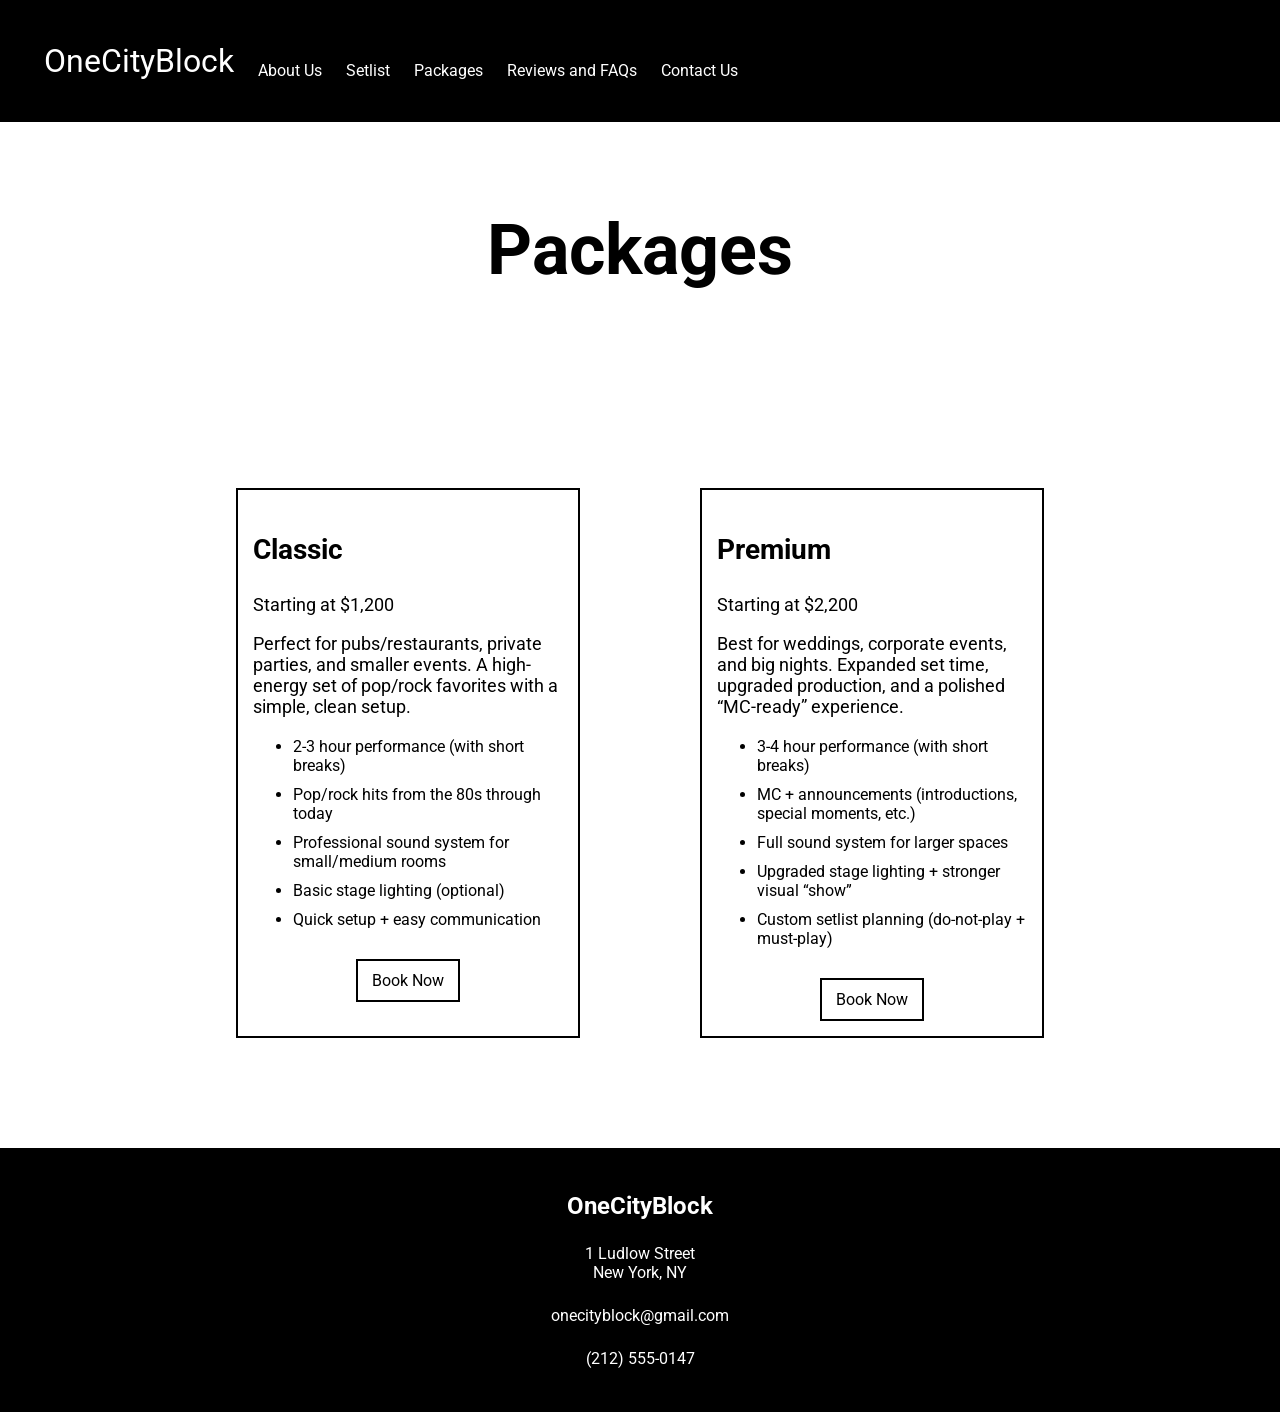
<file: packages.html>
<!DOCTYPE html>
<html>
<head>
    <meta charset="utf-8">
    <link rel="preconnect" href="https://fonts.googleapis.com">
    <link rel="preconnect" href="https://fonts.gstatic.com" crossorigin>
    <link href="https://fonts.googleapis.com/css2?family=Roboto:ital,wght@0,100..900;1,100..900&display=swap" rel="stylesheet">

    <link rel='stylesheet' href='styles.css'>
    <style type = "text/css">
        #part ul{list-style-type: none;}
        #part ul li{font-size: 20px; display: inline-block;}
        h1{text-align: center; font-size: 70px; font-weight: 700; padding: 40px 24px;}
         /*centers text, adds padding to the packages section, centers the two boxes and makes
         them the same size*/
        #packages_page{text-align: center; padding: 90px 20px; display: flex; 
                       align-items: stretch; justify-content: center;}

        /*displays two package options adjacent to eachother, with borders around each*/
        #packages_page .pack1, #packages_page .pack2{vertical-align: top; width: 25%; 
                                           text-align: left; border: 2px solid #000000; padding: 15px;
                                           margin: 20px 60px;} 
        /*package font sizing for h3*/
        .pack1 h3, .pack2 h3{font-size: 28px;}
        /*package font sizing for package descriptions*/
        .pack1 p, .pack2 p{font-size: 18px;}
        /*package link button sizing and border*/
        .pack1 a, .pack2 a{display: inline-block; text-align: center; border: 2px solid #000000;
                           padding: 10px 14px; color: #000000;}
        /*spacing between package bullet points*/
        .pack1 li, .pack2 li{margin: 10px 0;}
        /*spacing around package lists*/
        .pack1 ul, .pack2 ul{margin: 20px 0;}
        /*removes underline from link*/
        #packages_page .bttn a{text-decoration: none;}
        /*adds margin above package button and centers the text*/
        #packages_page .bttn{text-align: center; margin-top: 30px;}
        /*hover effect for packages button*/
        #packages_page .bttn a:hover{background-color: #000000; color: #ffffff; text-decoration: underline;}

        /*Shrinks font size and stacks the packages on top of eachother*/
        @media(max-width:830px){
            #packages_page{display: block;}
            #packages_page .pack1, #packages_page .pack2{display: block; width: 90%; margin: 20px auto;}
        }
    </style>
    <title>Packages</title>
</head>

<body>
    <main>
        <div id = "nav">
            <ul>
                <li class = 'logo'><a href = 'home.html'>OneCityBlock</a></li>
                <li><a href = 'about.html'>About Us</a></li>
                <li><a href = 'setlist.html'>Setlist</a></li>
                <li><a href = 'packages.html'>Packages</a></li>
                <li><a href = 'review_faq.html'>Reviews and FAQs</a></li>
                <li><a href = 'contact.html'>Contact Us</a></li>
            </ul>
        </div>

        <div id="mobile_menu">
            <div class="hamburger_icon">
                <span></span>
                <span></span>
                <span></span>
            </div>

            <div id = "mobile_nav">
                <ul>
                    <li class = 'logo'><a href = 'home.html'>OneCityBlock</a></li>
                    <li><a href = 'about.html'>About Us</a></li>
                    <li><a href = 'setlist.html'>Setlist</a></li>
                    <li><a href = 'packages.html'>Packages</a></li>
                    <li><a href = 'review_faq.html'>Reviews and FAQs</a></li>
                    <li><a href = 'contact.html'>Contact Us</a></li>
                </ul>
            </div>
        </div>

        <h1>Packages</h1>

        <div id="packages_page">
            <div class="pack1">
                <h3>Classic</h3>
                <p>Starting at $1,200</p>
                <p>Perfect for pubs/restaurants, private parties, and smaller events. 
                A high-energy set of pop/rock favorites with a simple, clean setup.</p>
                <ul>
                    <li>2-3 hour performance (with short breaks)</li>
                    <li>Pop/rock hits from the 80s through today</li>
                    <li>Professional sound system for small/medium rooms</li>
                    <li>Basic stage lighting (optional)</li>
                    <li>Quick setup + easy communication</li>
                </ul>
                <div class="bttn">
                    <a href="contact.html">Book Now</a>
                </div>
            </div>

            <div class="pack2">
                <h3>Premium</h3>
                <p>Starting at $2,200</p>
                <p>Best for weddings, corporate events, and big nights. Expanded set 
                time, upgraded production, and a polished “MC-ready” experience.</p>
                <ul>
                    <li>3-4 hour performance (with short breaks)</li>
                    <li>MC + announcements (introductions, special moments, etc.)</li>
                    <li>Full sound system for larger spaces</li>
                    <li>Upgraded stage lighting + stronger visual “show”</li>
                    <li>Custom setlist planning (do-not-play + must-play)</li>
                </ul>
                <div class="bttn">
                    <a href="contact.html">Book Now</a>
                </div>
            </div>
        </div>
    </main>

    <div id="footer">
        <h3>OneCityBlock</h3>
        <p>1 Ludlow Street <br /> New York, NY</p>
        <p>
            <a href="mailto:onecityblock@gmail.com">onecityblock@gmail.com</a> 
            <a href="tel:12125550147">(212) 555-0147</a>
        </p>
    </div>


</body>
</html>
</file>
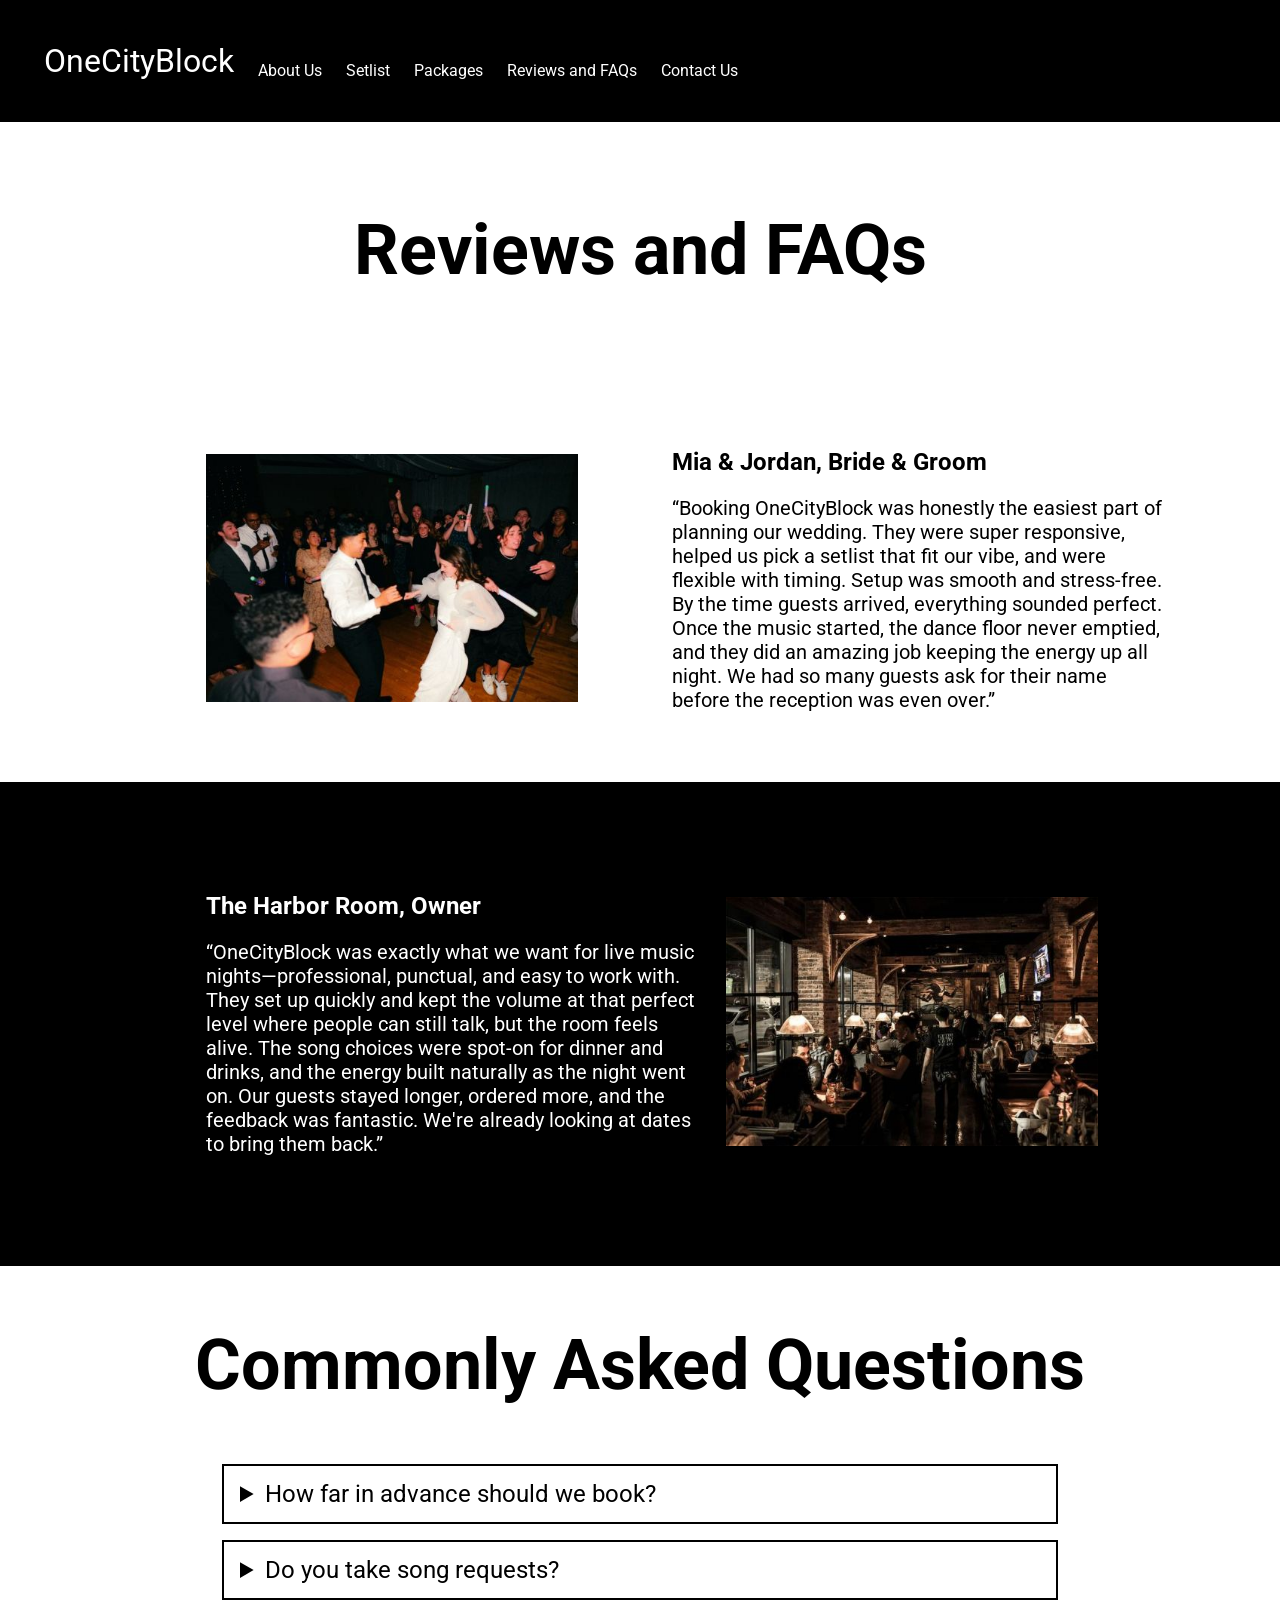
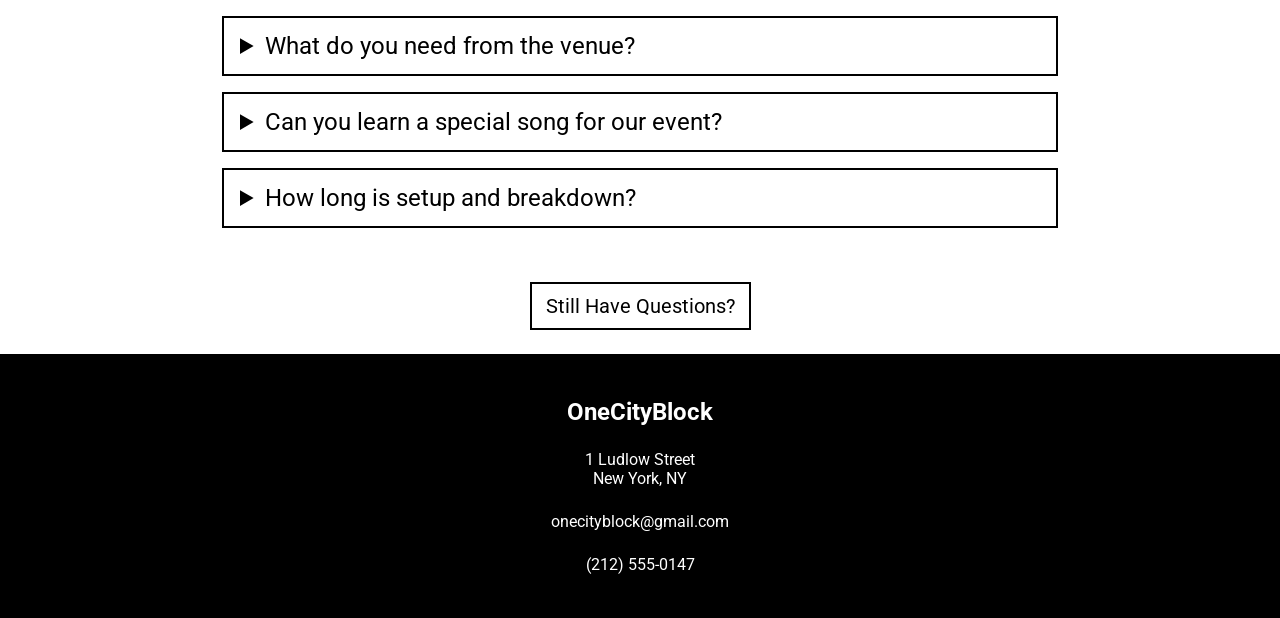
<file: review_faq.html>
<!DOCTYPE html>
<html>
<head>
    <meta charset="utf-8">
    <link rel="preconnect" href="https://fonts.googleapis.com">
    <link rel="preconnect" href="https://fonts.gstatic.com" crossorigin>
    <link href="https://fonts.googleapis.com/css2?family=Roboto:ital,wght@0,100..900;1,100..900&display=swap" rel="stylesheet">

    <link rel='stylesheet' href='styles.css'>
    <style type = "text/css">
        #part ul{list-style-type: none;}
        #part ul li{font-size: 20px; display: inline-block;}

        h1{text-align: center; font-size: 70px; font-weight: 700; padding: 40px 24px;}
        #review_page p{font-size: 20px;}

        /*Creates a box for the rev content*/
        #rev_1{width: 100%; box-sizing: border-box; padding: 50px 20px; display: flex; 
               align-items: center; gap: 24px;}
        /*Sets width and text alingment of the rev*/
        #rev_1 .rev{width: 40%; text-align: left; margin-left: 70px; }
        /*Sets width and of the picture and shifts it to the right*/
        #rev_1 .pic{width: 30%; margin-left: 15%;}
        /*Sets the max height of the image to 400px, while maintaining the aspect ratio when
        shrinking the browser window*/
        #rev_1 .pic img{width: 100%; height: auto; max-height: 400px;}

        /*Creates a box for the content with a black background and sets font color to white*/
        #rev_2{width: 100%; box-sizing: border-box; padding: 90px 20px; display: flex;
               align-items: center; gap: 24px; background-color: #000000; color: #ffffff; }
        /*Sets width and text alingment of the rev. Also shifts to the right*/
        #rev_2 .rev{width: 40%; text-align: left; margin-left: 15%;}
        /*Sets width and of the picture*/
        #rev_2 .pic{width: 30%; margin-right: 0;}
        /*Sets the max height of the image to 400px, while maintaining the aspect ratio when
        shrinking the browser window*/
        #rev_2 .pic img{width: 100%; height: auto; max-height: 400px;}

        /*FAQ accordion boxes for simple questions*/
        #faq details{border: 2px solid #000000; padding: 14px 16px; margin: 16px auto;
                    max-width: 800px; width: 90%;}
        #faq summary{font-size: 24px;}
        #faq p{font-size: 18px;}

        /*faq link button sizing and border*/
        #faq a{display: inline-block; text-align: center; border: 2px solid #000000;
               padding: 10px 14px; color: #000000; font-size: 20px; margin: 24px 0;}
        #faq .bttn a{text-decoration: none;}
        /*adds margin above faq button and centers the text*/
        #faq .bttn{text-align: center; margin-top: 30px;}
        /*hover effect for faq button*/
        #faq .bttn a:hover{background-color: #000000; color: #ffffff; text-decoration: underline;}

        /*Shrinks the font size and stacks the text below the images when 
        the browser window is too small. Also reduces the font size of faq section*/
        @media(max-width:830px){
            #rev_1, #rev_2 {display: block; padding: 40px 20px;}
            #rev_1 .pic, #rev_2 .pic, #rev_1 .bio, #rev_2 .bio{width: 90%; display: block;}
            #review_page h2{font-size: 20px;}
            #review_page p{font-size: 15px;}
            #review_page .rev{text-align: center; width: 70%; margin: 0 auto;}
            #review_page .pic{width: 90%; margin: 0 auto; text-align: center;}
            #review_page img{display: block; margin: 0 auto; width: 70%; 
                          max-width: 300px; height: auto;}
            #faq h2{font-size: 40px !important;}
            #faq summary{font-size: 18px;}
            #faq p{font-size: 14px;}
        }
    </style>
    <title>Reviews and FAQs</title>
</head>

<body>
    <main>
        <div id = "nav">
            <ul>
                <li class = 'logo'><a href = 'home.html'>OneCityBlock</a></li>
                <li><a href = 'about.html'>About Us</a></li>
                <li><a href = 'setlist.html'>Setlist</a></li>
                <li><a href = 'packages.html'>Packages</a></li>
                <li><a href = 'review_faq.html'>Reviews and FAQs</a></li>
                <li><a href = 'contact.html'>Contact Us</a></li>
            </ul>
        </div>

        <div id="mobile_menu">
            <div class="hamburger_icon">
                <span></span>
                <span></span>
                <span></span>
            </div>

            <div id = "mobile_nav">
                <ul>
                    <li class = 'logo'><a href = 'home.html'>OneCityBlock</a></li>
                    <li><a href = 'about.html'>About Us</a></li>
                    <li><a href = 'setlist.html'>Setlist</a></li>
                    <li><a href = 'packages.html'>Packages</a></li>
                    <li><a href = 'review_faq.html'>Reviews and FAQs</a></li>
                    <li><a href = 'contact.html'>Contact Us</a></li>
                </ul>
            </div>
        </div>

        <h1>Reviews and FAQs</h1>

        <div id="review_page">
            <div id="rev_1">
                <div class="pic">
                    <img src="wed_rev.jpg" alt="wed_pic" width="494" height="330">
                </div>

                <div class="rev">
                    <h2>Mia & Jordan, Bride & Groom</h2>
                    <p>“Booking OneCityBlock was honestly the easiest part of planning 
                        our wedding. They were super responsive, helped us pick a setlist 
                        that fit our vibe, and were flexible with timing. Setup was smooth 
                        and stress-free. By the time guests arrived, everything sounded 
                        perfect. Once the music started, the dance floor never emptied, and 
                        they did an amazing job keeping the energy up all night. We had so 
                        many guests ask for their name before the reception was even over.”</p>
                </div>
            </div>

            <div id="rev_2">
                <div class="rev">
                    <h2>The Harbor Room, Owner</h2>
                    <p>“OneCityBlock was exactly what we want for live music nights—professional, 
                        punctual, and easy to work with. They set up quickly and kept the volume 
                        at that perfect level where people can still talk, but the room feels alive. 
                        The song choices were spot-on for dinner and drinks, and the energy built 
                        naturally as the night went on. Our guests stayed longer, ordered more, 
                        and the feedback was fantastic. We're already looking at dates to bring them back.”</p>
                </div>

                <div class="pic">
                    <img src="rest_rev.jpg" alt="rest_pic" width="494" height="330">
                </div>
            </div>
        </div>

        <div id="faq">
            <h2 style="font-size: 70px; text-align: center;">Commonly Asked Questions</h2>
            <details>
                <summary>How far in advance should we book?</summary>
                <p>We recommend reaching out 4-8 weeks ahead, especially for weekends and peak seasons.</p>
            </details>

            <details>
                <summary>Do you take song requests?</summary>
                <p>Yes! We can take requests in advance and, when possible, during the event.</p>
            </details>

            <details>
                <summary>What do you need from the venue?</summary>
                <p>We typically just need a standard power outlet and a small performance area. 
                    We'll coordinate setup details with you ahead of time.</p>
            </details>

            <details>
                <summary>Can you learn a special song for our event?</summary>
                <p>Yes-if you send it early enough, we can usually learn one special request.</p>
            </details>

            <details>
                <summary>How long is setup and breakdown?</summary>
                <p>Setup usually takes about 45 to 90 minutes depending on the package and space. 
                    Breakdown is quick and we keep it low-impact for the venue.</p>
            </details>

            <div class="bttn">
                    <a href="contact.html">Still Have Questions?</a>
            </div>
        </div>


    </main>

    <div id="footer">
        <h3>OneCityBlock</h3>
        <p>1 Ludlow Street <br /> New York, NY</p>
        <p>
            <a href="mailto:onecityblock@gmail.com">onecityblock@gmail.com</a> 
            <a href="tel:12125550147">(212) 555-0147</a>
        </p>
    </div>

</body>
</html>
</file>
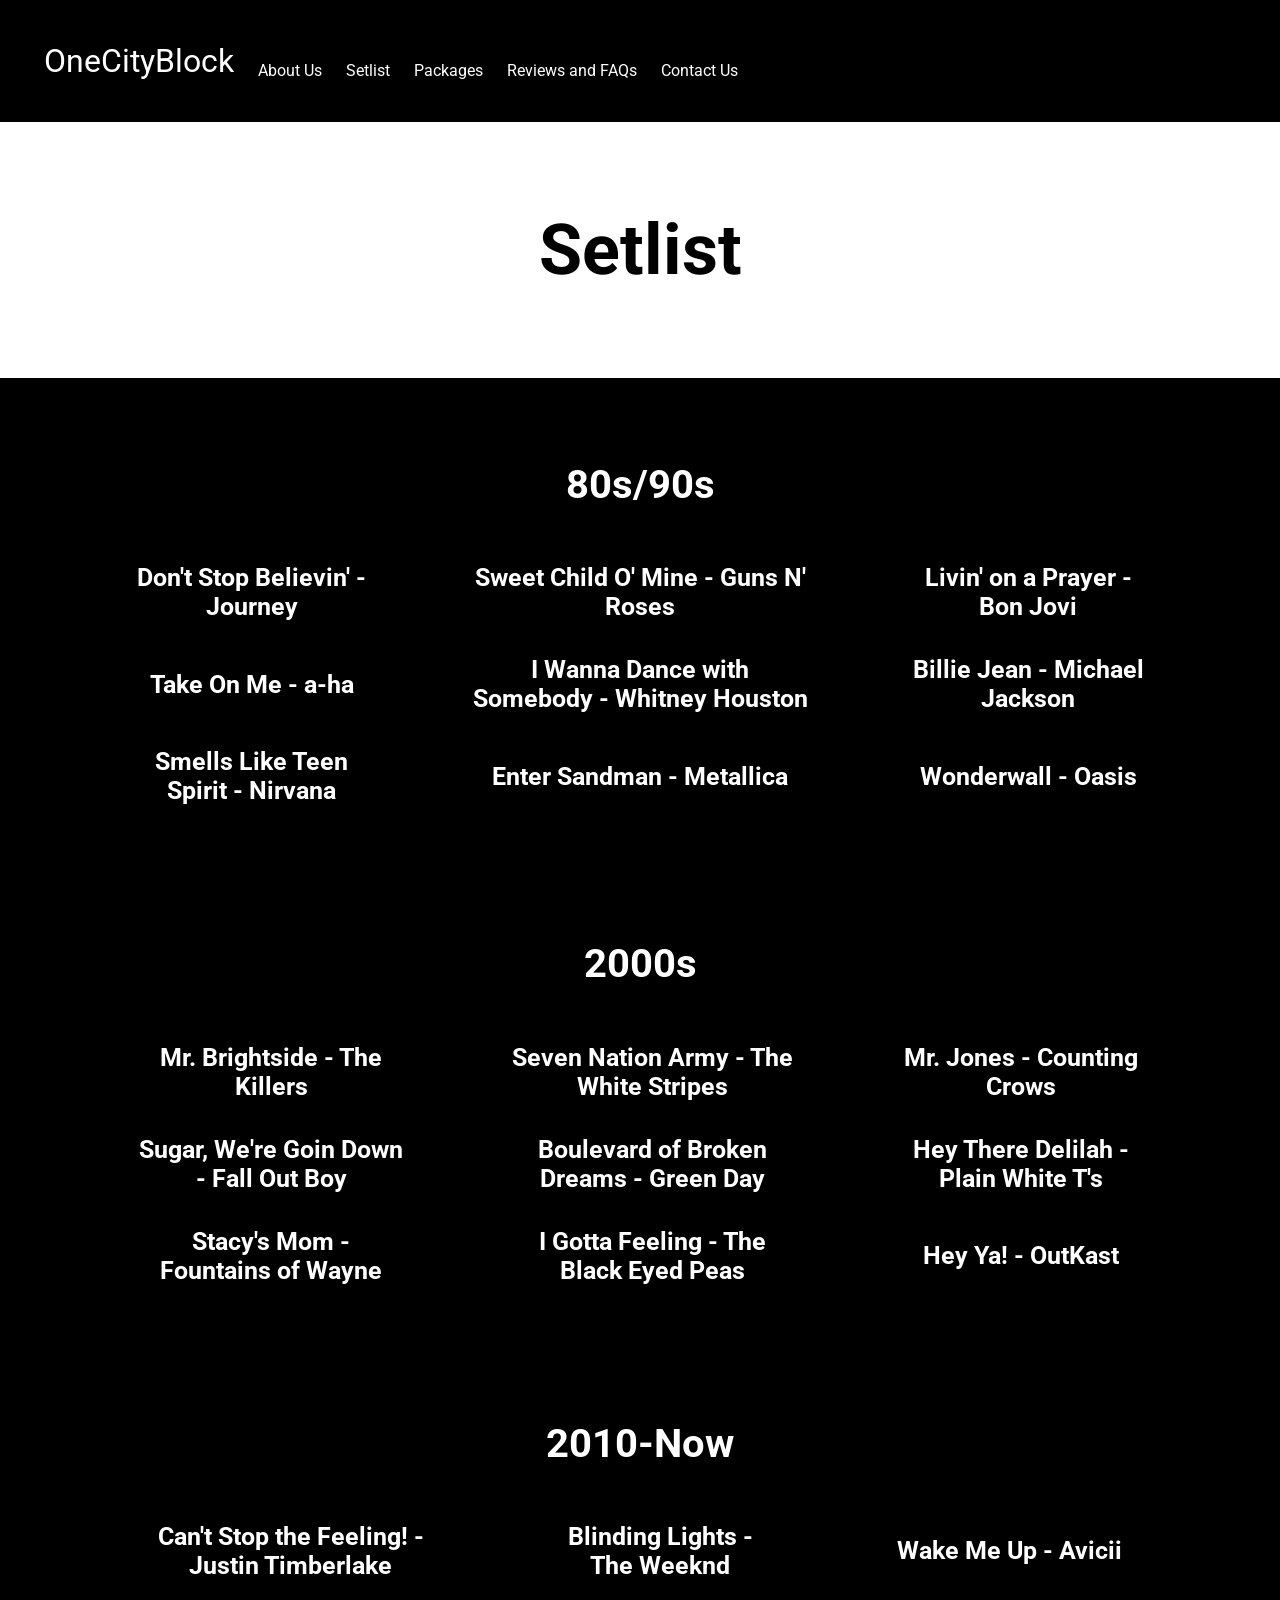
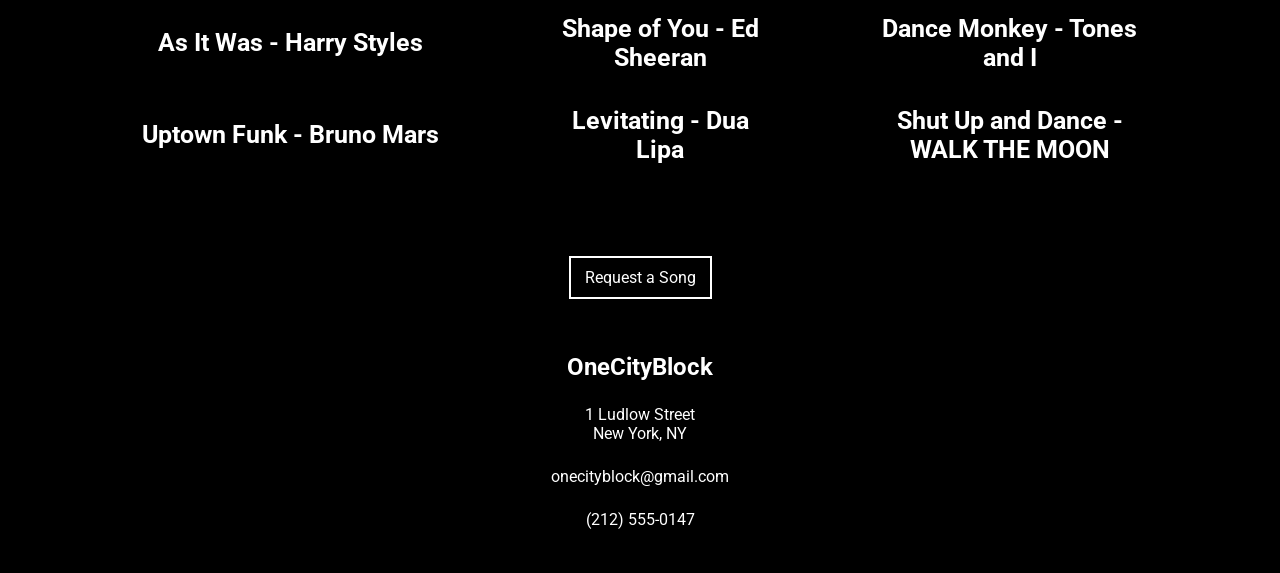
<file: setlist.html>
<!DOCTYPE html>
<html>
<head>

    <link rel="preconnect" href="https://fonts.googleapis.com">
    <link rel="preconnect" href="https://fonts.gstatic.com" crossorigin>
    <link href="https://fonts.googleapis.com/css2?family=Roboto:ital,wght@0,100..900;1,100..900&display=swap" rel="stylesheet">

    <link rel='stylesheet' href='styles.css'>
    <style type = "text/css">
        #part ul{list-style-type: none;}
        #part ul li{font-size: 20px; display: inline-block;}
        h1{text-align: center; font-size: 70px; font-weight: 700; padding: 40px 24px;}
        h2{text-align: center; font-size: 40px;}
         /*background for setlist*/
        #setlist_page{background-color: #000000; color: #ffffff; padding: 10px 20px;}
        /*centers table*/
        #setlist_page table{margin: 0 auto; font-size: 25px; border-spacing: 90px 10px;}
        /*spacing for table cells*/
        #setlist_page th{padding: 12px 6px;}
        /*centers setlist button and adds a 30px margin above it*/
        #setlist_page .bttn{text-align: center; margin-top: 30px;}
        /*creates a border that fits the text inside*/
        #setlist_page .bttn a{display: inline-block; text-align: center; border: 2px solid #ffffff;
                        padding: 10px 14px; color: #ffffff; text-decoration: none;}
        /*hover effect for setlist button*/
        #setlist_page .bttn a:hover{background-color: #ffffff; color: #000000; text-decoration: underline;}
        .the80s, .the2000s, .the2010-now{padding: 40px 20px;}

        /*Shrinks font size of the songs and the border spacing of the table cell when the
        browser size is small*/
        @media(max-width:830px){
            #setlist_page table{font-size: 14px; border-spacing: 20px 10px};
        }

    </style>
    <meta charset="utf-8">
    <title>Setlist</title>
</head>

<body>
    <main>
        <div id = "nav">
            <ul>
                <li class = 'logo'><a href = 'home.html'>OneCityBlock</a></li>
                <li><a href = 'about.html'>About Us</a></li>
                <li><a href = 'setlist.html'>Setlist</a></li>
                <li><a href = 'packages.html'>Packages</a></li>
                <li><a href = 'review_faq.html'>Reviews and FAQs</a></li>
                <li><a href = 'contact.html'>Contact Us</a></li>
            </ul>
        </div>

        <div id="mobile_menu">
            <div class="hamburger_icon">
                <span></span>
                <span></span>
                <span></span>
            </div>

            <div id = "mobile_nav">
                <ul>
                    <li class = 'logo'><a href = 'home.html'>OneCityBlock</a></li>
                    <li><a href = 'about.html'>About Us</a></li>
                    <li><a href = 'setlist.html'>Setlist</a></li>
                    <li><a href = 'packages.html'>Packages</a></li>
                    <li><a href = 'review_faq.html'>Reviews and FAQs</a></li>
                    <li><a href = 'contact.html'>Contact Us</a></li>
                </ul>
            </div>
        </div>

        <h1>Setlist</h1>

        <div id ='setlist_page'>
            <div class="the80s">
                <h2>80s/90s</h2>
                <table>
                    <tr>
                        <th>Don't Stop Believin' - Journey</th>
                        <th>Sweet Child O' Mine - Guns N' Roses</th>
                        <th>Livin' on a Prayer - Bon Jovi</th>
                    </tr>
                    <tr>
                        <th>Take On Me - a-ha</th>
                        <th>I Wanna Dance with Somebody - Whitney Houston</th>
                        <th>Billie Jean - Michael Jackson</th>
                    </tr>
                    <tr>
                        <th>Smells Like Teen Spirit - Nirvana</th>
                        <th>Enter Sandman - Metallica</th>
                        <th>Wonderwall - Oasis</th>
                    </tr>
                </table>
            </div>

            <div class="the2000s">
                <h2>2000s</h2>
                <table>
                    <tr>
                        <th>Mr. Brightside - The Killers</th>
                        <th>Seven Nation Army - The White Stripes</th>
                        <th>Mr. Jones - Counting Crows</th>
                    </tr>
                    <tr>
                        <th>Sugar, We're Goin Down - Fall Out Boy</th>
                        <th>Boulevard of Broken Dreams - Green Day</th>
                        <th>Hey There Delilah - Plain White T's</th>
                    </tr>
                    <tr>
                        <th>Stacy's Mom - Fountains of Wayne</th>
                        <th>I Gotta Feeling - The Black Eyed Peas</th>
                        <th>Hey Ya! - OutKast</th>
                    </tr>
                </table>
            </div>

            <div class="the2010-now">
                <h2>2010-Now</h2>
                <table>
                    <tr>
                        <th>Can't Stop the Feeling! - Justin Timberlake</th>
                        <th>Blinding Lights - The Weeknd</th>
                        <th>Wake Me Up - Avicii</th>
                    </tr>
                    <tr>
                        <th>As It Was - Harry Styles</th>
                        <th>Shape of You - Ed Sheeran</th>
                        <th>Dance Monkey - Tones and I</th>
                    </tr>
                    <tr>
                        <th>Uptown Funk - Bruno Mars</th>
                        <th>Levitating - Dua Lipa</th>
                        <th>Shut Up and Dance - WALK THE MOON</th>
                    </tr>
                </table>
            </div>

            <div class="bttn">
                <a href="contact.html">Request a Song</a>
            </div>
        </div>
    </main>

    <div id="footer">
        <h3>OneCityBlock</h3>
        <p>1 Ludlow Street <br /> New York, NY</p>
        <p>
            <a href="mailto:onecityblock@gmail.com">onecityblock@gmail.com</a> 
            <a href="tel:12125550147">(212) 555-0147</a>
        </p>
    </div>
</body>
</html>
</file>
<file: styles.css>
@charset "utf-8";

/*Black background for the nav bar/header with a fixed size to be used on all pages*/
/*Formats the nav bar to be in a single horizontal line across the top of the page*/
body{font-family: 'Roboto', sans-serif; margin: 0;}
#nav {background-color: #000000; padding: 24px;}
#nav ul{list-style: none; padding: 2px 10px;}
#nav ul li{display: inline-block; vertical-align: bottom;}
#nav ul li.logo a{color: #ffffff; text-decoration: none; font-size: 32px;}
#nav ul li a{color: #ffffff; text-decoration: none; padding:2px 10px}
#nav ul li a:hover{text-decoration: underline;}
#nav ul li.logo a:hover{text-decoration: none;}

/*Creates a hamburger dropdown nav menu when the window size is small enough
  to prevent the original nav bar from stacking on itself*/
.hamburger_icon span{height: 3px; width: 40px; background-color: #ffffff; 
                     display: block; margin-bottom: 7px;}
#mobile_nav{display: none;}
#mobile_menu{display: none;}
@media(max-width: 830px){
    #nav{display: none;}
    #mobile_menu{display: block; position: relative; background-color:#000000;
                padding: 24px 30px;}
    #mobile_menu:hover #mobile_nav{display: block;}
    #mobile_nav a{text-decoration: none;}
    #mobile_nav a:hover{text-decoration: underline; background-color: #888787;}
    #mobile_nav{position: absolute; left: 10px; top: 100%; background-color: #ffffff;
                width: 150px; padding: 12px 0;}
    #mobile_nav ul{list-style: none; margin: 0; padding: 0;}
    #mobile_nav ul li a{display: block; padding: 10px 16px; color: #000000; text-decoration: none;}
}



/*Background for footer*/
#footer{background-color: #000000; color: #ffffff; padding: 20px 20px;
        text-align: center; font-size: 16px;}
/*footer header size*/
#footer h3{font-size: 24px;}
/*Puts email and phone links on their own line with spacing*/
#footer a{color: #ffffff; text-decoration: none; display: block; padding: 10px 14px; margin: 4px;}
/*Spacing between footer items*/
#footer p{margin: 14px 0;}
/*Underlines phone and email when hovering over them*/
#footer a:hover{text-decoration: underline;}

/*Found on StackOverflow, makes sure footer always sits on bottom of page*/
body,html{height: 100%;}
body{min-height: 100vh; margin: 0; display: flex; flex-direction: column;}
main{flex: 1;}
</file>
